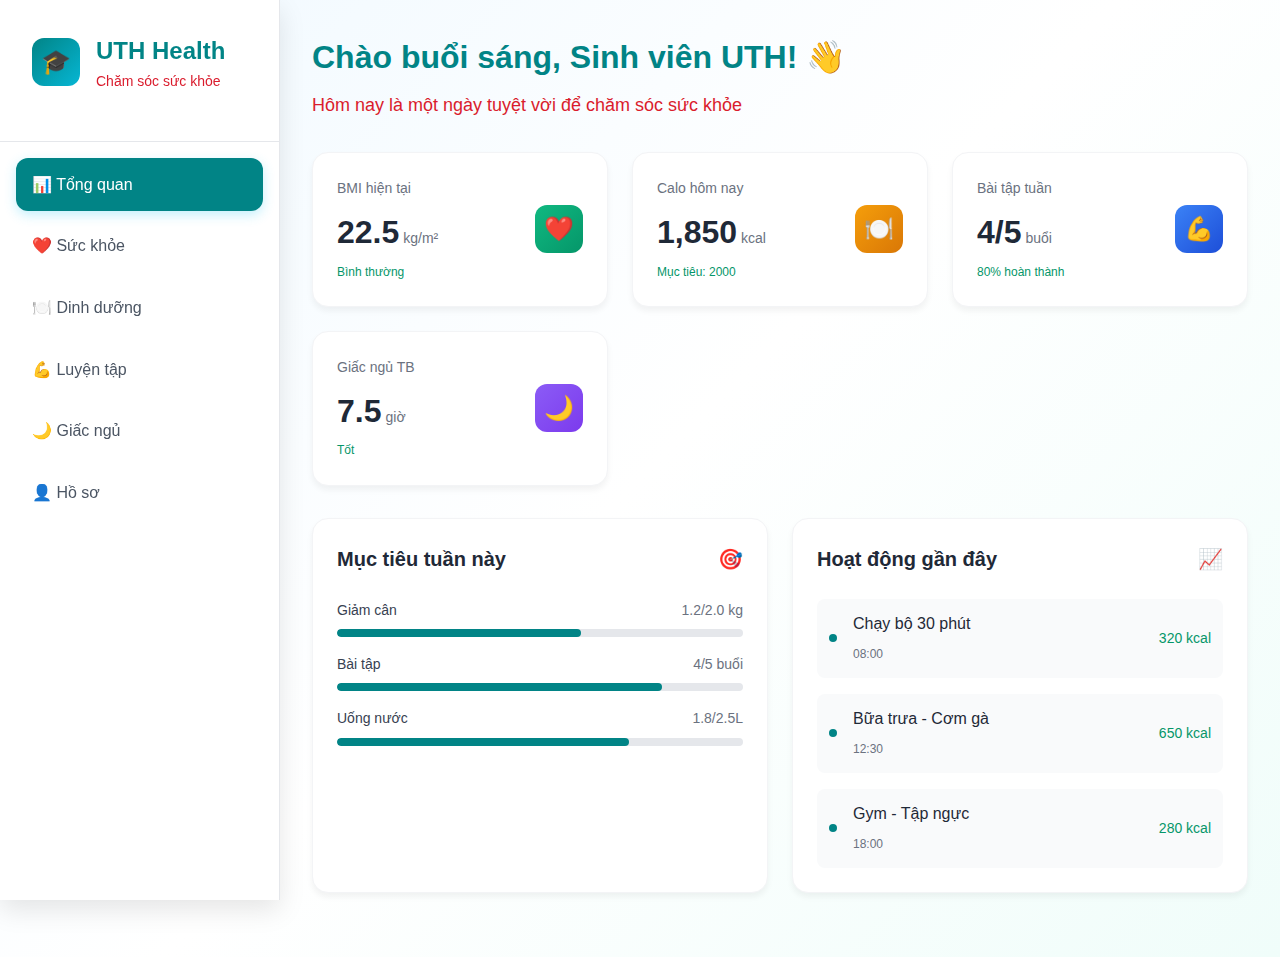
<file: index.html>
<!DOCTYPE html>
<html lang="vi">
<head>
    <meta charset="UTF-8">
    <meta name="viewport" content="width=device-width, initial-scale=1.0">
    <title>UTH Health & Fitness Tracking</title>
    <link rel="stylesheet" href="./assets/css/style.css">
    <link rel="stylesheet" href="./assets/js/script.js">
</head>
<body>
    <div class="app">
        <!-- Sidebar -->
        <nav class="sidebar">
            <div class="sidebar-header">
                <div class="logo">
                    <div class="logo-icon">🎓</div>
                    <div class="logo-text">
                        <h1>UTH Health</h1>
                        <p>Chăm sóc sức khỏe</p>
                    </div>
                </div>
            </div>
            
            <ul class="nav-menu">
                <li><a href="#" class="nav-item active" data-section="dashboard">📊 Tổng quan</a></li>
                <li><a href="#" class="nav-item" data-section="health">❤️ Sức khỏe</a></li>
                <li><a href="#" class="nav-item" data-section="nutrition">🍽️ Dinh dưỡng</a></li>
                <li><a href="#" class="nav-item" data-section="workouts">💪 Luyện tập</a></li>
                <li><a href="#" class="nav-item" data-section="sleep">🌙 Giấc ngủ</a></li>
                <li><a href="#" class="nav-item" data-section="profile">👤 Hồ sơ</a></li>
            </ul>
        </nav>

        <!-- Main Content -->
        <main class="main-content">
            <!-- Dashboard Section -->
            <section id="dashboard" class="content-section active">
                <div class="section-header">
                    <h2>Chào buổi sáng, Sinh viên UTH! 👋</h2>
                    <p>Hôm nay là một ngày tuyệt vời để chăm sóc sức khỏe</p>
                </div>

                <div class="stats-grid">
                    <div class="stat-card">
                        <div class="stat-content">
                            <div class="stat-info">
                                <p class="stat-label">BMI hiện tại</p>
                                <div class="stat-value">
                                    <span class="value">22.5</span>
                                    <span class="unit">kg/m²</span>
                                </div>
                                <p class="stat-change positive">Bình thường</p>
                            </div>
                            <div class="stat-icon health">❤️</div>
                        </div>
                    </div>

                    <div class="stat-card">
                        <div class="stat-content">
                            <div class="stat-info">
                                <p class="stat-label">Calo hôm nay</p>
                                <div class="stat-value">
                                    <span class="value">1,850</span>
                                    <span class="unit">kcal</span>
                                </div>
                                <p class="stat-change">Mục tiêu: 2000</p>
                            </div>
                            <div class="stat-icon nutrition">🍽️</div>
                        </div>
                    </div>

                    <div class="stat-card">
                        <div class="stat-content">
                            <div class="stat-info">
                                <p class="stat-label">Bài tập tuần</p>
                                <div class="stat-value">
                                    <span class="value">4/5</span>
                                    <span class="unit">buổi</span>
                                </div>
                                <p class="stat-change positive">80% hoàn thành</p>
                            </div>
                            <div class="stat-icon workout">💪</div>
                        </div>
                    </div>

                    <div class="stat-card">
                        <div class="stat-content">
                            <div class="stat-info">
                                <p class="stat-label">Giấc ngủ TB</p>
                                <div class="stat-value">
                                    <span class="value">7.5</span>
                                    <span class="unit">giờ</span>
                                </div>
                                <p class="stat-change positive">Tốt</p>
                            </div>
                            <div class="stat-icon sleep">🌙</div>
                        </div>
                    </div>
                </div>

                <div class="dashboard-grid">
                    <div class="card">
                        <div class="card-header">
                            <h3>Mục tiêu tuần này</h3>
                            <span class="icon">🎯</span>
                        </div>
                        <div class="progress-list">
                            <div class="progress-item">
                                <div class="progress-info">
                                    <span>Giảm cân</span>
                                    <span>1.2/2.0 kg</span>
                                </div>
                                <div class="progress-bar">
                                    <div class="progress-fill" style="width: 60%"></div>
                                </div>
                            </div>
                            <div class="progress-item">
                                <div class="progress-info">
                                    <span>Bài tập</span>
                                    <span>4/5 buổi</span>
                                </div>
                                <div class="progress-bar">
                                    <div class="progress-fill" style="width: 80%"></div>
                                </div>
                            </div>
                            <div class="progress-item">
                                <div class="progress-info">
                                    <span>Uống nước</span>
                                    <span>1.8/2.5L</span>
                                </div>
                                <div class="progress-bar">
                                    <div class="progress-fill" style="width: 72%"></div>
                                </div>
                            </div>
                        </div>
                    </div>

                    <div class="card">
                        <div class="card-header">
                            <h3>Hoạt động gần đây</h3>
                            <span class="icon">📈</span>
                        </div>
                        <div class="activity-list">
                            <div class="activity-item">
                                <div class="activity-dot"></div>
                                <div class="activity-info">
                                    <p>Chạy bộ 30 phút</p>
                                    <span>08:00</span>
                                </div>
                                <span class="activity-calories">320 kcal</span>
                            </div>
                            <div class="activity-item">
                                <div class="activity-dot"></div>
                                <div class="activity-info">
                                    <p>Bữa trưa - Cơm gà</p>
                                    <span>12:30</span>
                                </div>
                                <span class="activity-calories">650 kcal</span>
                            </div>
                            <div class="activity-item">
                                <div class="activity-dot"></div>
                                <div class="activity-info">
                                    <p>Gym - Tập ngực</p>
                                    <span>18:00</span>
                                </div>
                                <span class="activity-calories">280 kcal</span>
                            </div>
                        </div>
                    </div>
                </div>
            </section>

            <!-- Health Section -->
            <section id="health" class="content-section">
                <div class="section-header">
                    <h2>Theo dõi Sức khỏe</h2>
                    <p>Ghi nhận và theo dõi các chỉ số sức khỏe của bạn</p>
                </div>

                <div class="stats-grid">
                    <div class="stat-card">
                        <div class="stat-content">
                            <div class="stat-info">
                                <p class="stat-label">Cân nặng</p>
                                <div class="stat-value">
                                    <span class="value">70</span>
                                    <span class="unit">kg</span>
                                </div>
                                <p class="stat-change positive">↓ 2kg từ tháng trước</p>
                            </div>
                            <div class="stat-icon">⚖️</div>
                        </div>
                    </div>

                    <div class="stat-card">
                        <div class="stat-content">
                            <div class="stat-info">
                                <p class="stat-label">BMI</p>
                                <div class="stat-value">
                                    <span class="value">22.5</span>
                                    <span class="unit">kg/m²</span>
                                </div>
                                <p class="stat-change positive">Bình thường</p>
                            </div>
                            <div class="stat-icon">📏</div>
                        </div>
                    </div>

                    <div class="stat-card">
                        <div class="stat-content">
                            <div class="stat-info">
                                <p class="stat-label">Huyết áp</p>
                                <div class="stat-value">
                                    <span class="value">120/80</span>
                                    <span class="unit">mmHg</span>
                                </div>
                                <p class="stat-change positive">Tốt</p>
                            </div>
                            <div class="stat-icon">❤️</div>
                        </div>
                    </div>

                    <div class="stat-card">
                        <div class="stat-content">
                            <div class="stat-info">
                                <p class="stat-label">Nhịp tim</p>
                                <div class="stat-value">
                                    <span class="value">72</span>
                                    <span class="unit">bpm</span>
                                </div>
                                <p class="stat-change positive">Bình thường</p>
                            </div>
                            <div class="stat-icon">💓</div>
                        </div>
                    </div>
                </div>

                <div class="form-card">
                    <div class="card-header">
                        <h3>Thêm chỉ số mới</h3>
                        <span class="icon">➕</span>
                    </div>
                    <form class="health-form">
                        <div class="form-row">
                            <div class="form-group">
                                <label>Cân nặng (kg)</label>
                                <input type="number" placeholder="70" id="weight">
                            </div>
                            <div class="form-group">
                                <label>Chiều cao (cm)</label>
                                <input type="number" placeholder="175" id="height">
                            </div>
                        </div>
                        <div class="form-row">
                            <div class="form-group">
                                <label>Huyết áp (mmHg)</label>
                                <input type="text" placeholder="120/80" id="bloodPressure">
                            </div>
                            <div class="form-group">
                                <label>Nhịp tim (bpm)</label>
                                <input type="number" placeholder="72" id="heartRate">
                            </div>
                        </div>
                        <div class="form-group">
                            <label>Ghi chú tình trạng</label>
                            <textarea placeholder="Cảm thấy khỏe mạnh, năng lượng tốt..." id="healthNotes"></textarea>
                        </div>
                        <button type="submit" class="btn-primary">Lưu chỉ số</button>
                    </form>
                </div>
            </section>

            <!-- Nutrition Section -->
            <section id="nutrition" class="content-section">
                <div class="section-header">
                    <h2>Theo dõi Dinh dưỡng</h2>
                    <p>Quản lý chế độ ăn uống và calo hàng ngày</p>
                </div>

                <div class="stats-grid">
                    <div class="stat-card">
                        <div class="stat-content">
                            <div class="stat-info">
                                <p class="stat-label">Tổng Calo</p>
                                <div class="stat-value">
                                    <span class="value">1,770</span>
                                    <span class="unit">kcal</span>
                                </div>
                                <p class="stat-change">Mục tiêu: 2000 kcal</p>
                            </div>
                            <div class="stat-icon">⚡</div>
                        </div>
                    </div>

                    <div class="stat-card">
                        <div class="stat-content">
                            <div class="stat-info">
                                <p class="stat-label">Carbs</p>
                                <div class="stat-value">
                                    <span class="value">230</span>
                                    <span class="unit">g</span>
                                </div>
                                <p class="stat-change positive">45% tổng calo</p>
                            </div>
                            <div class="stat-icon">🌾</div>
                        </div>
                    </div>

                    <div class="stat-card">
                        <div class="stat-content">
                            <div class="stat-info">
                                <p class="stat-label">Protein</p>
                                <div class="stat-value">
                                    <span class="value">88</span>
                                    <span class="unit">g</span>
                                </div>
                                <p class="stat-change positive">25% tổng calo</p>
                            </div>
                            <div class="stat-icon">🥩</div>
                        </div>
                    </div>

                    <div class="stat-card">
                        <div class="stat-content">
                            <div class="stat-info">
                                <p class="stat-label">Fat</p>
                                <div class="stat-value">
                                    <span class="value">50</span>
                                    <span class="unit">g</span>
                                </div>
                                <p class="stat-change positive">30% tổng calo</p>
                            </div>
                            <div class="stat-icon">🥑</div>
                        </div>
                    </div>
                </div>

                <div class="nutrition-grid">
                    <div class="card">
                        <div class="card-header">
                            <h3>Thêm món ăn</h3>
                            <span class="icon">➕</span>
                        </div>
                        <form class="nutrition-form">
                            <div class="meal-selector">
                                <button type="button" class="meal-btn active" data-meal="breakfast">🌅 Bữa sáng</button>
                                <button type="button" class="meal-btn" data-meal="lunch">☀️ Bữa trưa</button>
                                <button type="button" class="meal-btn" data-meal="dinner">🌆 Bữa tối</button>
                                <button type="button" class="meal-btn" data-meal="snack">🍎 Ăn vặt</button>
                            </div>
                            <div class="form-group">
                                <label>Tên món ăn</label>
                                <input type="text" placeholder="Ví dụ: Cơm gà nướng" id="foodName">
                            </div>
                            <div class="form-group">
                                <label>Khối lượng</label>
                                <input type="text" placeholder="Ví dụ: 1 phần, 200g" id="foodQuantity">
                            </div>
                            <button type="submit" class="btn-primary">Thêm món ăn</button>
                        </form>
                    </div>

                    <div class="card">
                        <div class="card-header">
                            <h3>Bữa ăn hôm nay</h3>
                            <span class="icon">🍽️</span>
                        </div>
                        <div class="meals-list">
                            <div class="meal-section">
                                <h4>🌅 Bữa sáng <span class="meal-calories">470 kcal</span></h4>
                                <div class="food-item">
                                    <span>Bánh mì thịt</span>
                                    <span>320 kcal</span>
                                </div>
                                <div class="food-item">
                                    <span>Sữa tươi</span>
                                    <span>150 kcal</span>
                                </div>
                            </div>
                            <div class="meal-section">
                                <h4>☀️ Bữa trưa <span class="meal-calories">730 kcal</span></h4>
                                <div class="food-item">
                                    <span>Cơm gà nướng</span>
                                    <span>650 kcal</span>
                                </div>
                                <div class="food-item">
                                    <span>Canh chua</span>
                                    <span>80 kcal</span>
                                </div>
                            </div>
                            <div class="meal-section">
                                <h4>🌆 Bữa tối <span class="meal-calories">450 kcal</span></h4>
                                <div class="food-item">
                                    <span>Phở bò</span>
                                    <span>450 kcal</span>
                                </div>
                            </div>
                        </div>
                    </div>
                </div>
            </section>

            <!-- Workouts Section -->
            <section id="workouts" class="content-section">
                <div class="section-header">
                    <h2>Lịch trình Luyện tập</h2>
                    <p>Quản lý và theo dõi các buổi tập luyện</p>
                </div>

                <div class="stats-grid">
                    <div class="stat-card">
                        <div class="stat-content">
                            <div class="stat-info">
                                <p class="stat-label">Tuần này</p>
                                <div class="stat-value">
                                    <span class="value">4/5</span>
                                    <span class="unit">buổi</span>
                                </div>
                                <p class="stat-change positive">80% hoàn thành</p>
                            </div>
                            <div class="stat-icon">💪</div>
                        </div>
                    </div>

                    <div class="stat-card">
                        <div class="stat-content">
                            <div class="stat-info">
                                <p class="stat-label">Calo đốt</p>
                                <div class="stat-value">
                                    <span class="value">1,250</span>
                                    <span class="unit">kcal</span>
                                </div>
                                <p class="stat-change">Tuần này</p>
                            </div>
                            <div class="stat-icon">🔥</div>
                        </div>
                    </div>

                    <div class="stat-card">
                        <div class="stat-content">
                            <div class="stat-info">
                                <p class="stat-label">Thời gian tập</p>
                                <div class="stat-value">
                                    <span class="value">3.5</span>
                                    <span class="unit">giờ</span>
                                </div>
                                <p class="stat-change">Tuần này</p>
                            </div>
                            <div class="stat-icon">⏱️</div>
                        </div>
                    </div>

                    <div class="stat-card">
                        <div class="stat-content">
                            <div class="stat-info">
                                <p class="stat-label">Chuỗi ngày</p>
                                <div class="stat-value">
                                    <span class="value">7</span>
                                    <span class="unit">ngày</span>
                                </div>
                                <p class="stat-change positive">Streak hiện tại</p>
                            </div>
                            <div class="stat-icon">✅</div>
                        </div>
                    </div>
                </div>

                <div class="workouts-grid">
                    <div class="card">
                        <div class="card-header">
                            <h3>Bài tập có sẵn</h3>
                            <span class="icon">💪</span>
                        </div>
                        <div class="workout-list">
                            <div class="workout-item">
                                <div class="workout-info">
                                    <h4>Tập ngực & Vai</h4>
                                    <p>45 phút • 280 kcal</p>
                                    <div class="workout-tags">
                                        <span class="tag medium">Trung bình</span>
                                    </div>
                                </div>
                                <button class="btn-start">▶️ Bắt đầu</button>
                            </div>
                            <div class="workout-item">
                                <div class="workout-info">
                                    <h4>Tập lưng & Tay sau</h4>
                                    <p>40 phút • 250 kcal</p>
                                    <div class="workout-tags">
                                        <span class="tag hard">Khó</span>
                                    </div>
                                </div>
                                <button class="btn-start">▶️ Bắt đầu</button>
                            </div>
                            <div class="workout-item">
                                <div class="workout-info">
                                    <h4>Cardio</h4>
                                    <p>30 phút • 320 kcal</p>
                                    <div class="workout-tags">
                                        <span class="tag easy">Dễ</span>
                                    </div>
                                </div>
                                <button class="btn-start">▶️ Bắt đầu</button>
                            </div>
                        </div>
                    </div>

                    <div class="card">
                        <div class="card-header">
                            <h3>Lịch tuần này</h3>
                            <span class="icon">📅</span>
                        </div>
                        <div class="schedule-list">
                            <div class="schedule-item completed">
                                <div class="schedule-day">
                                    <span class="day">Thứ 2</span>
                                    <span class="time">07:00</span>
                                </div>
                                <div class="schedule-workout">
                                    <span>Tập ngực & Vai</span>
                                    <span class="status completed">✅ Hoàn thành</span>
                                </div>
                            </div>
                            <div class="schedule-item completed">
                                <div class="schedule-day">
                                    <span class="day">Thứ 3</span>
                                    <span class="time">18:00</span>
                                </div>
                                <div class="schedule-workout">
                                    <span>Cardio</span>
                                    <span class="status completed">✅ Hoàn thành</span>
                                </div>
                            </div>
                            <div class="schedule-item">
                                <div class="schedule-day">
                                    <span class="day">Thứ 4</span>
                                    <span class="time">07:00</span>
                                </div>
                                <div class="schedule-workout">
                                    <span>Tập lưng & Tay sau</span>
                                    <span class="status pending">⏳ Chưa tập</span>
                                </div>
                            </div>
                        </div>
                    </div>
                </div>
            </section>

            <!-- Sleep Section -->
            <section id="sleep" class="content-section">
                <div class="section-header">
                    <h2>Quản lý Giấc ngủ</h2>
                    <p>Theo dõi chất lượng giấc ngủ và sức khỏe tinh thần</p>
                </div>

                <div class="stats-grid">
                    <div class="stat-card">
                        <div class="stat-content">
                            <div class="stat-info">
                                <p class="stat-label">Trung bình/đêm</p>
                                <div class="stat-value">
                                    <span class="value">8.1</span>
                                    <span class="unit">giờ</span>
                                </div>
                                <p class="stat-change positive">7 ngày qua</p>
                            </div>
                            <div class="stat-icon">🌙</div>
                        </div>
                    </div>

                    <div class="stat-card">
                        <div class="stat-content">
                            <div class="stat-info">
                                <p class="stat-label">Chất lượng</p>
                                <div class="stat-value">
                                    <span class="value">7.5</span>
                                    <span class="unit">/10</span>
                                </div>
                                <p class="stat-change positive">Tốt</p>
                            </div>
                            <div class="stat-icon">📈</div>
                        </div>
                    </div>

                    <div class="stat-card">
                        <div class="stat-content">
                            <div class="stat-info">
                                <p class="stat-label">Giờ đi ngủ TB</p>
                                <div class="stat-value">
                                    <span class="value">23:15</span>
                                </div>
                                <p class="stat-change">Nên sớm hơn 30p</p>
                            </div>
                            <div class="stat-icon">🕐</div>
                        </div>
                    </div>

                    <div class="stat-card">
                        <div class="stat-content">
                            <div class="stat-info">
                                <p class="stat-label">Giờ thức dậy TB</p>
                                <div class="stat-value">
                                    <span class="value">07:30</span>
                                </div>
                                <p class="stat-change positive">Ổn định tốt</p>
                            </div>
                            <div class="stat-icon">☀️</div>
                        </div>
                    </div>
                </div>

                <div class="sleep-grid">
                    <div class="card">
                        <div class="card-header">
                            <h3>Ghi nhận giấc ngủ</h3>
                            <span class="icon">➕</span>
                        </div>
                        <form class="sleep-form">
                            <div class="form-row">
                                <div class="form-group">
                                    <label>Giờ đi ngủ</label>
                                    <input type="time" id="bedtime">
                                </div>
                                <div class="form-group">
                                    <label>Giờ thức dậy</label>
                                    <input type="time" id="wakeTime">
                                </div>
                            </div>
                            <div class="form-group">
                                <label>Chất lượng giấc ngủ: <span id="qualityValue">5</span>/10</label>
                                <input type="range" min="1" max="10" value="5" id="sleepQuality" class="slider">
                            </div>
                            <div class="form-group">
                                <label>Ghi chú</label>
                                <textarea placeholder="Cảm giác khi thức dậy, các yếu tố ảnh hưởng..." id="sleepNotes"></textarea>
                            </div>
                            <button type="submit" class="btn-primary">Lưu dữ liệu giấc ngủ</button>
                        </form>
                    </div>

                    <div class="card">
                        <div class="card-header">
                            <h3>Hoạt động giảm stress</h3>
                            <span class="icon">🧠</span>
                        </div>
                        <div class="stress-activities">
                            <button class="activity-btn">
                                <div class="activity-icon">🧘</div>
                                <div class="activity-info">
                                    <h4>Thiền định</h4>
                                    <p>10 phút</p>
                                </div>
                            </button>
                            <button class="activity-btn">
                                <div class="activity-icon">🎵</div>
                                <div class="activity-info">
                                    <h4>Nhạc thư giãn</h4>
                                    <p>20 phút</p>
                                </div>
                            </button>
                            <button class="activity-btn">
                                <div class="activity-icon">💨</div>
                                <div class="activity-info">
                                    <h4>Thở sâu</h4>
                                    <p>5 phút</p>
                                </div>
                            </button>
                        </div>
                    </div>
                </div>
            </section>

            <!-- Profile Section -->
            <section id="profile" class="content-section">
                <div class="section-header">
                    <h2>Hồ sơ cá nhân</h2>
                    <p>Quản lý thông tin và mục tiêu của bạn</p>
                </div>

                <div class="profile-grid">
                    <div class="card profile-card">
                        <div class="profile-avatar">
                            <div class="avatar">👤</div>
                            <h3>Nguyễn Văn An</h3>
                            <p>Sinh viên UTH</p>
                        </div>
                        <div class="profile-info">
                            <div class="info-item">
                                <span>Tuổi:</span>
                                <span>22 tuổi</span>
                            </div>
                            <div class="info-item">
                                <span>Giới tính:</span>
                                <span>Nam</span>
                            </div>
                            <div class="info-item">
                                <span>Chiều cao:</span>
                                <span>175 cm</span>
                            </div>
                            <div class="info-item">
                                <span>Cân nặng:</span>
                                <span>70 kg</span>
                            </div>
                            <div class="info-item">
                                <span>BMI:</span>
                                <span class="positive">22.5</span>
                            </div>
                        </div>
                    </div>

                    <div class="card goals-card">
                        <div class="card-header">
                            <h3>Mục tiêu hiện tại</h3>
                            <span class="icon">🎯</span>
                        </div>
                        <div class="goals-list">
                            <div class="goal-item">
                                <div class="goal-info">
                                    <h4>Giảm 5kg trong 2 tháng</h4>
                                    <p>Hiện tại: 70kg • Mục tiêu: 65kg</p>
                                </div>
                                <div class="goal-progress">
                                    <div class="progress-bar">
                                        <div class="progress-fill" style="width: 60%"></div>
                                    </div>
                                    <span>60%</span>
                                </div>
                            </div>
                            <div class="goal-item">
                                <div class="goal-info">
                                    <h4>Tập 5 buổi/tuần</h4>
                                    <p>Hiện tại: 4 buổi • Mục tiêu: 5 buổi</p>
                                </div>
                                <div class="goal-progress">
                                    <div class="progress-bar">
                                        <div class="progress-fill" style="width: 80%"></div>
                                    </div>
                                    <span>80%</span>
                                </div>
                            </div>
                        </div>
                    </div>
                </div>

                <div class="achievements-card card">
                    <div class="card-header">
                        <h3>Thành tích</h3>
                        <span class="icon">🏆</span>
                    </div>
                    <div class="achievements-grid">
                        <div class="achievement earned">
                            <div class="achievement-icon">🏅</div>
                            <div class="achievement-info">
                                <h4>Người mới bắt đầu</h4>
                                <p>Hoàn thành tuần đầu tiên</p>
                                <span class="date">08/01/2024</span>
                            </div>
                        </div>
                        <div class="achievement earned">
                            <div class="achievement-icon">💪</div>
                            <div class="achievement-info">
                                <h4>Kiên trì 1 tháng</h4>
                                <p>Tập luyện đều đặn 1 tháng</p>
                                <span class="date">30/01/2024</span>
                            </div>
                        </div>
                        <div class="achievement">
                            <div class="achievement-icon">🌟</div>
                            <div class="achievement-info">
                                <h4>Sức khỏe vàng</h4>
                                <p>Đạt tất cả mục tiêu trong tháng</p>
                                <span class="date">Chưa đạt</span>
                            </div>
                        </div>
                    </div>
                </div>
            </section>
        </main>
    </div>

    <script src="./assets/js/script.js"></script>
</body>
</html>
</file>
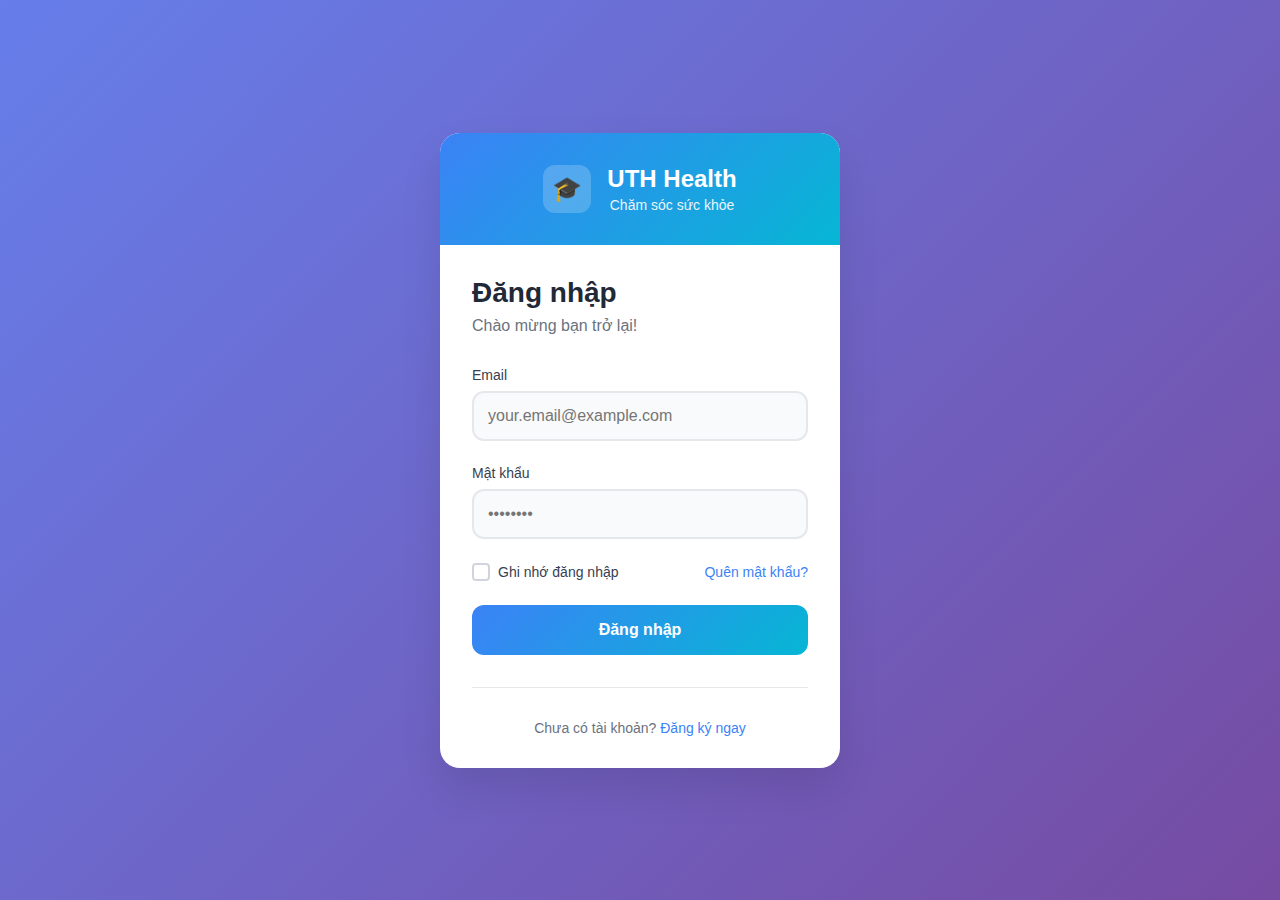
<file: login.html>
<!DOCTYPE html>
<html lang="vi">
<head>
    <meta charset="UTF-8">
    <meta name="viewport" content="width=device-width, initial-scale=1.0">
    <title>Đăng nhập - UTH Health</title>
    <link rel="stylesheet" href="assets/css/auth.css">
</head>
<body>
    <div class="auth-container">
        <div class="auth-card">
            <div class="auth-header">
                <div class="logo">
                    <div class="logo-icon">🎓</div>
                    <div class="logo-text">
                        <h1>UTH Health</h1>
                        <p>Chăm sóc sức khỏe</p>
                    </div>
                </div>
            </div>
            
            <div class="auth-content">
                <h2>Đăng nhập</h2>
                <p>Chào mừng bạn trở lại!</p>
                
                <form id="loginForm" class="auth-form">
                    <div class="form-group">
                        <label for="email">Email</label>
                        <input type="email" id="email" name="email" required placeholder="your.email@example.com">
                    </div>
                    
                    <div class="form-group">
                        <label for="password">Mật khẩu</label>
                        <input type="password" id="password" name="password" required placeholder="••••••••">
                    </div>
                    
                    <div class="form-options">
                        <label class="checkbox-label">
                            <input type="checkbox" id="remember">
                            <span class="checkmark"></span>
                            Ghi nhớ đăng nhập
                        </label>
                        <a href="#" class="forgot-link">Quên mật khẩu?</a>
                    </div>
                    
                    <button type="submit" class="btn-primary">Đăng nhập</button>
                </form>
                
                <div class="auth-footer">
                    <p>Chưa có tài khoản? <a href="register.html">Đăng ký ngay</a></p>
                </div>
            </div>
        </div>
    </div>
    
    <!-- Loading Overlay -->
    <div class="loading-overlay" id="loadingOverlay">
        <div class="loading-spinner"></div>
    </div>
    
    <!-- Alert Modal -->
    <div class="alert-modal" id="alertModal">
        <div class="alert-content">
            <div class="alert-icon" id="alertIcon">ℹ️</div>
            <div class="alert-message" id="alertMessage"></div>
            <button class="alert-close" onclick="closeAlert()">OK</button>
        </div>
    </div>
    
    <script src="assets/js/auth.js"></script>
</body>
</html>
</file>
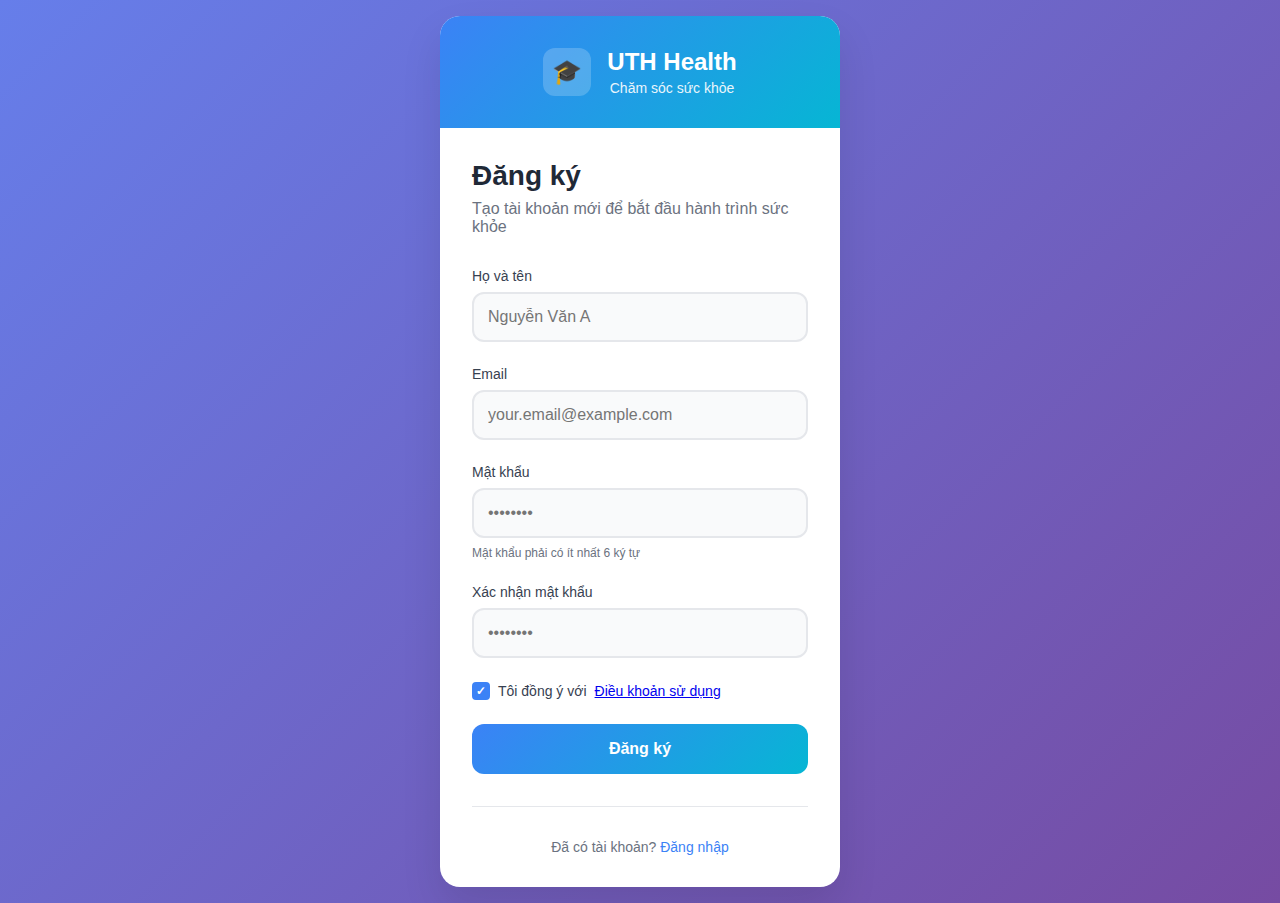
<file: register.html>
<!DOCTYPE html>
<html lang="vi">
<head>
    <meta charset="UTF-8">
    <meta name="viewport" content="width=device-width, initial-scale=1.0">
    <title>Đăng ký - UTH Health</title>
    <link rel="stylesheet" href="assets/css/auth.css">
    <link rel="stylesheet" href="assets/css/toast.css">
</head>
<body>
    <div class="auth-container">
        <div class="auth-card">
            <div class="auth-header">
                <div class="logo">
                    <div class="logo-icon">🎓</div>
                    <div class="logo-text">
                        <h1>UTH Health</h1>
                        <p>Chăm sóc sức khỏe</p>
                    </div>
                </div>
            </div>
            
            <div class="auth-content">
                <h2>Đăng ký</h2>
                <p>Tạo tài khoản mới để bắt đầu hành trình sức khỏe</p>
                
                <form id="registerForm" class="auth-form">
                    <div class="form-group">
                        <label for="fullName">Họ và tên</label>
                        <input type="text" id="fullName" name="fullName" required placeholder="Nguyễn Văn A">
                    </div>
                    
                    <div class="form-group">
                        <label for="email">Email</label>
                        <input type="email" id="email" name="email" required placeholder="your.email@example.com">
                    </div>
                    
                    <div class="form-group">
                        <label for="password">Mật khẩu</label>
                        <input type="password" id="password" name="password" required placeholder="••••••••">
                        <small>Mật khẩu phải có ít nhất 6 ký tự</small>
                    </div>
                    
                    <div class="form-group">
                        <label for="confirmPassword">Xác nhận mật khẩu</label>
                        <input type="password" id="confirmPassword" name="confirmPassword" required placeholder="••••••••">
                    </div>
                    
                    <div class="form-options">
                        <label class="checkbox-label">
                            <input type="checkbox" id="terms" required checked>
                            <span class="checkmark"></span>
                            Tôi đồng ý với <a href="#">Điều khoản sử dụng</a>
                        </label>
                    </div>
                    
                    <button type="submit" class="btn-primary">Đăng ký</button>
                </form>
                
                <div class="auth-footer">
                    <p>Đã có tài khoản? <a href="login.html">Đăng nhập</a></p>
                </div>
            </div>
        </div>
    </div>
    
    <!-- Loading Overlay -->
    <div class="loading-overlay" id="loadingOverlay">
        <div class="loading-spinner"></div>
    </div>
    
    <!-- Alert Modal -->
    <div class="alert-modal" id="alertModal">
        <div class="alert-content">
            <div class="alert-icon" id="alertIcon">ℹ️</div>
            <div class="alert-message" id="alertMessage"></div>
            <button class="alert-close" onclick="closeAlert()">OK</button>
        </div>
    </div>
    
    <script src="assets/js/auth.js"></script>
</body>
</html>
</file>
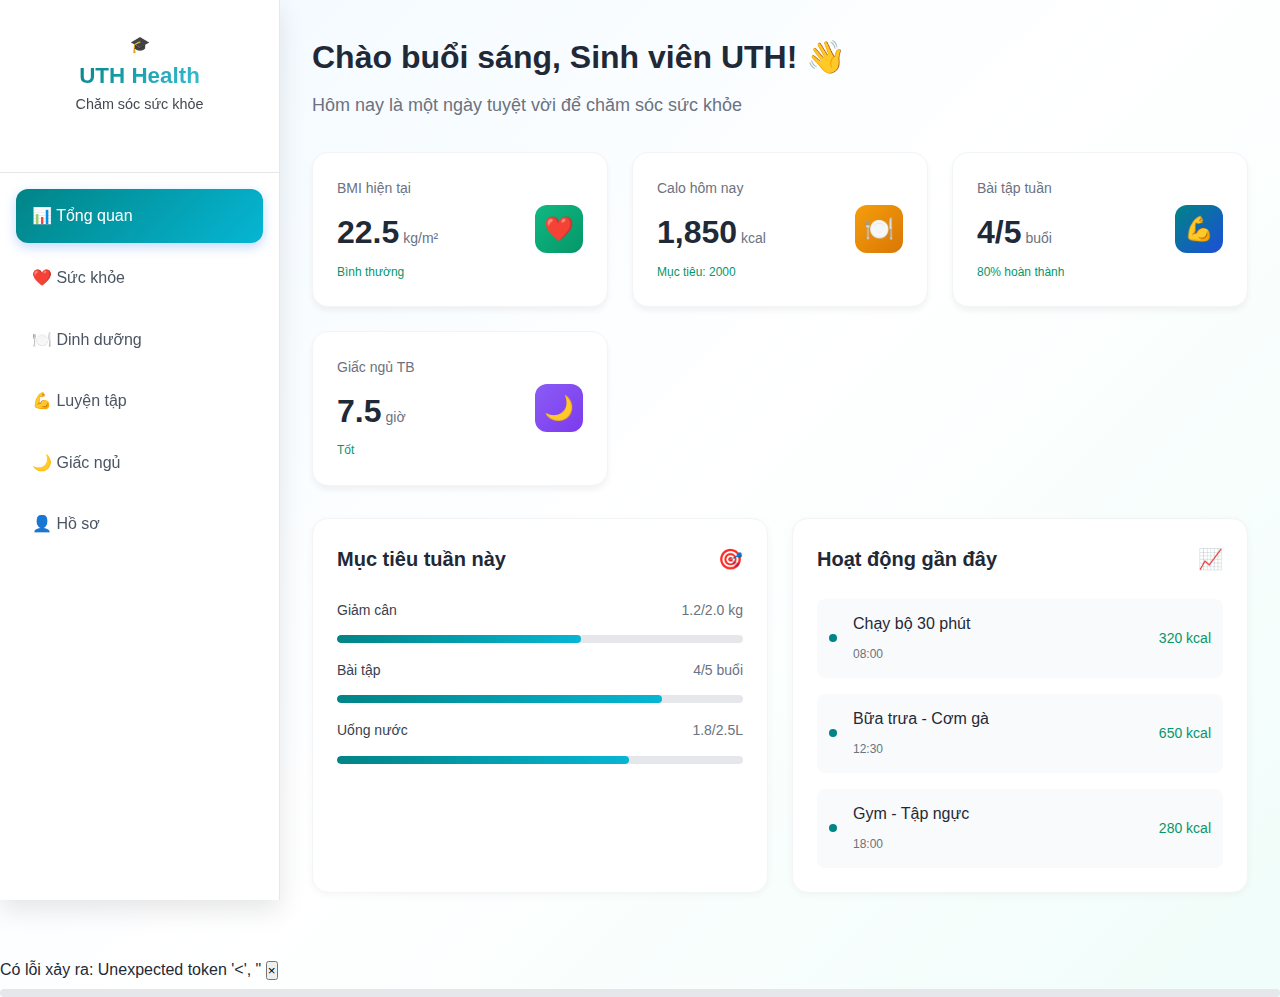
<file: ltw_csskth_xampp_docker/html/index_html.html>
<!DOCTYPE html>
<html lang="vi">
<head>
    <meta charset="UTF-8">
    <meta name="viewport" content="width=device-width, initial-scale=1.0">
    <title>UTH Health & Fitness Tracking</title>
    <link rel="stylesheet" href="./assets/css/style.css">
    <link rel="stylesheet" href="./assets/js/script.js">
</head>
<body>
    <div class="app">
        <!-- Sidebar -->
        <nav class="sidebar">
            <div class="sidebar-header">
                <div class="logo">
                    <div class="logo-icon">🎓</div>
                    <div class="logo-text">
                        <h1>UTH Health</h1>
                        <p>Chăm sóc sức khỏe</p>
                    </div>
                </div>
            </div>
            
            <ul class="nav-menu">
                <li><a href="#" class="nav-item active" data-section="dashboard">📊 Tổng quan</a></li>
                <li><a href="#" class="nav-item" data-section="health">❤️ Sức khỏe</a></li>
                <li><a href="#" class="nav-item" data-section="nutrition">🍽️ Dinh dưỡng</a></li>
                <li><a href="#" class="nav-item" data-section="workouts">💪 Luyện tập</a></li>
                <li><a href="#" class="nav-item" data-section="sleep">🌙 Giấc ngủ</a></li>
                <li><a href="#" class="nav-item" data-section="profile">👤 Hồ sơ</a></li>
            </ul>
        </nav>

        <!-- Main Content -->
        <main class="main-content">
            <!-- Dashboard Section -->
            <section id="dashboard" class="content-section active">
                <div class="section-header">
                    <h2>Chào buổi sáng, Sinh viên UTH! 👋</h2>
                    <p>Hôm nay là một ngày tuyệt vời để chăm sóc sức khỏe</p>
                </div>

                <div class="stats-grid">
                    <div class="stat-card">
                        <div class="stat-content">
                            <div class="stat-info">
                                <p class="stat-label">BMI hiện tại</p>
                                <div class="stat-value">
                                    <span class="value">22.5</span>
                                    <span class="unit">kg/m²</span>
                                </div>
                                <p class="stat-change positive">Bình thường</p>
                            </div>
                            <div class="stat-icon health">❤️</div>
                        </div>
                    </div>

                    <div class="stat-card">
                        <div class="stat-content">
                            <div class="stat-info">
                                <p class="stat-label">Calo hôm nay</p>
                                <div class="stat-value">
                                    <span class="value">1,850</span>
                                    <span class="unit">kcal</span>
                                </div>
                                <p class="stat-change">Mục tiêu: 2000</p>
                            </div>
                            <div class="stat-icon nutrition">🍽️</div>
                        </div>
                    </div>

                    <div class="stat-card">
                        <div class="stat-content">
                            <div class="stat-info">
                                <p class="stat-label">Bài tập tuần</p>
                                <div class="stat-value">
                                    <span class="value">4/5</span>
                                    <span class="unit">buổi</span>
                                </div>
                                <p class="stat-change positive">80% hoàn thành</p>
                            </div>
                            <div class="stat-icon workout">💪</div>
                        </div>
                    </div>

                    <div class="stat-card">
                        <div class="stat-content">
                            <div class="stat-info">
                                <p class="stat-label">Giấc ngủ TB</p>
                                <div class="stat-value">
                                    <span class="value">7.5</span>
                                    <span class="unit">giờ</span>
                                </div>
                                <p class="stat-change positive">Tốt</p>
                            </div>
                            <div class="stat-icon sleep">🌙</div>
                        </div>
                    </div>
                </div>

                <div class="dashboard-grid">
                    <div class="card">
                        <div class="card-header">
                            <h3>Mục tiêu tuần này</h3>
                            <span class="icon">🎯</span>
                        </div>
                        <div class="progress-list">
                            <div class="progress-item">
                                <div class="progress-info">
                                    <span>Giảm cân</span>
                                    <span>1.2/2.0 kg</span>
                                </div>
                                <div class="progress-bar">
                                    <div class="progress-fill" style="width: 60%"></div>
                                </div>
                            </div>
                            <div class="progress-item">
                                <div class="progress-info">
                                    <span>Bài tập</span>
                                    <span>4/5 buổi</span>
                                </div>
                                <div class="progress-bar">
                                    <div class="progress-fill" style="width: 80%"></div>
                                </div>
                            </div>
                            <div class="progress-item">
                                <div class="progress-info">
                                    <span>Uống nước</span>
                                    <span>1.8/2.5L</span>
                                </div>
                                <div class="progress-bar">
                                    <div class="progress-fill" style="width: 72%"></div>
                                </div>
                            </div>
                        </div>
                    </div>

                    <div class="card">
                        <div class="card-header">
                            <h3>Hoạt động gần đây</h3>
                            <span class="icon">📈</span>
                        </div>
                        <div class="activity-list">
                            <div class="activity-item">
                                <div class="activity-dot"></div>
                                <div class="activity-info">
                                    <p>Chạy bộ 30 phút</p>
                                    <span>08:00</span>
                                </div>
                                <span class="activity-calories">320 kcal</span>
                            </div>
                            <div class="activity-item">
                                <div class="activity-dot"></div>
                                <div class="activity-info">
                                    <p>Bữa trưa - Cơm gà</p>
                                    <span>12:30</span>
                                </div>
                                <span class="activity-calories">650 kcal</span>
                            </div>
                            <div class="activity-item">
                                <div class="activity-dot"></div>
                                <div class="activity-info">
                                    <p>Gym - Tập ngực</p>
                                    <span>18:00</span>
                                </div>
                                <span class="activity-calories">280 kcal</span>
                            </div>
                        </div>
                    </div>
                </div>
            </section>

            <!-- Health Section -->
            <section id="health" class="content-section">
                <div class="section-header">
                    <h2>Theo dõi Sức khỏe</h2>
                    <p>Ghi nhận và theo dõi các chỉ số sức khỏe của bạn</p>
                </div>

                <div class="stats-grid">
                    <div class="stat-card">
                        <div class="stat-content">
                            <div class="stat-info">
                                <p class="stat-label">Cân nặng</p>
                                <div class="stat-value">
                                    <span class="value">70</span>
                                    <span class="unit">kg</span>
                                </div>
                                <p class="stat-change positive">↓ 2kg từ tháng trước</p>
                            </div>
                            <div class="stat-icon">⚖️</div>
                        </div>
                    </div>

                    <div class="stat-card">
                        <div class="stat-content">
                            <div class="stat-info">
                                <p class="stat-label">BMI</p>
                                <div class="stat-value">
                                    <span class="value">22.5</span>
                                    <span class="unit">kg/m²</span>
                                </div>
                                <p class="stat-change positive">Bình thường</p>
                            </div>
                            <div class="stat-icon">📏</div>
                        </div>
                    </div>

                    <div class="stat-card">
                        <div class="stat-content">
                            <div class="stat-info">
                                <p class="stat-label">Huyết áp</p>
                                <div class="stat-value">
                                    <span class="value">120/80</span>
                                    <span class="unit">mmHg</span>
                                </div>
                                <p class="stat-change positive">Tốt</p>
                            </div>
                            <div class="stat-icon">❤️</div>
                        </div>
                    </div>

                    <div class="stat-card">
                        <div class="stat-content">
                            <div class="stat-info">
                                <p class="stat-label">Nhịp tim</p>
                                <div class="stat-value">
                                    <span class="value">72</span>
                                    <span class="unit">bpm</span>
                                </div>
                                <p class="stat-change positive">Bình thường</p>
                            </div>
                            <div class="stat-icon">💓</div>
                        </div>
                    </div>
                </div>

                <div class="form-card">
                    <div class="card-header">
                        <h3>Thêm chỉ số mới</h3>
                        <span class="icon">➕</span>
                    </div>
                    <form class="health-form">
                        <div class="form-row">
                            <div class="form-group">
                                <label>Cân nặng (kg)</label>
                                <input type="number" placeholder="70" id="weight">
                            </div>
                            <div class="form-group">
                                <label>Chiều cao (cm)</label>
                                <input type="number" placeholder="175" id="height">
                            </div>
                        </div>
                        <div class="form-row">
                            <div class="form-group">
                                <label>Huyết áp (mmHg)</label>
                                <input type="text" placeholder="120/80" id="bloodPressure">
                            </div>
                            <div class="form-group">
                                <label>Nhịp tim (bpm)</label>
                                <input type="number" placeholder="72" id="heartRate">
                            </div>
                        </div>
                        <div class="form-group">
                            <label>Ghi chú tình trạng</label>
                            <textarea placeholder="Cảm thấy khỏe mạnh, năng lượng tốt..." id="healthNotes"></textarea>
                        </div>
                        <button type="submit" class="btn-primary">Lưu chỉ số</button>
                    </form>
                </div>
            </section>

            <!-- Nutrition Section -->
            <section id="nutrition" class="content-section">
                <div class="section-header">
                    <h2>Theo dõi Dinh dưỡng</h2>
                    <p>Quản lý chế độ ăn uống và calo hàng ngày</p>
                </div>

                <div class="stats-grid">
                    <div class="stat-card">
                        <div class="stat-content">
                            <div class="stat-info">
                                <p class="stat-label">Tổng Calo</p>
                                <div class="stat-value">
                                    <span class="value">1,770</span>
                                    <span class="unit">kcal</span>
                                </div>
                                <p class="stat-change">Mục tiêu: 2000 kcal</p>
                            </div>
                            <div class="stat-icon">⚡</div>
                        </div>
                    </div>

                    <div class="stat-card">
                        <div class="stat-content">
                            <div class="stat-info">
                                <p class="stat-label">Carbs</p>
                                <div class="stat-value">
                                    <span class="value">230</span>
                                    <span class="unit">g</span>
                                </div>
                                <p class="stat-change positive">45% tổng calo</p>
                            </div>
                            <div class="stat-icon">🌾</div>
                        </div>
                    </div>

                    <div class="stat-card">
                        <div class="stat-content">
                            <div class="stat-info">
                                <p class="stat-label">Protein</p>
                                <div class="stat-value">
                                    <span class="value">88</span>
                                    <span class="unit">g</span>
                                </div>
                                <p class="stat-change positive">25% tổng calo</p>
                            </div>
                            <div class="stat-icon">🥩</div>
                        </div>
                    </div>

                    <div class="stat-card">
                        <div class="stat-content">
                            <div class="stat-info">
                                <p class="stat-label">Fat</p>
                                <div class="stat-value">
                                    <span class="value">50</span>
                                    <span class="unit">g</span>
                                </div>
                                <p class="stat-change positive">30% tổng calo</p>
                            </div>
                            <div class="stat-icon">🥑</div>
                        </div>
                    </div>
                </div>

                <div class="nutrition-grid">
                    <div class="card">
                        <div class="card-header">
                            <h3>Thêm món ăn</h3>
                            <span class="icon">➕</span>
                        </div>
                        <form class="nutrition-form">
                            <div class="meal-selector">
                                <button type="button" class="meal-btn active" data-meal="breakfast">🌅 Bữa sáng</button>
                                <button type="button" class="meal-btn" data-meal="lunch">☀️ Bữa trưa</button>
                                <button type="button" class="meal-btn" data-meal="dinner">🌆 Bữa tối</button>
                                <button type="button" class="meal-btn" data-meal="snack">🍎 Ăn vặt</button>
                            </div>
                            <div class="form-group">
                                <label>Tên món ăn</label>
                                <input type="text" placeholder="Ví dụ: Cơm gà nướng" id="foodName">
                            </div>
                            <div class="form-group">
                                <label>Khối lượng</label>
                                <input type="text" placeholder="Ví dụ: 1 phần, 200g" id="foodQuantity">
                            </div>
                            <button type="submit" class="btn-primary">Thêm món ăn</button>
                        </form>
                    </div>

                    <div class="card">
                        <div class="card-header">
                            <h3>Bữa ăn hôm nay</h3>
                            <span class="icon">🍽️</span>
                        </div>
                        <div class="meals-list">
                            <div class="meal-section">
                                <h4>🌅 Bữa sáng <span class="meal-calories">470 kcal</span></h4>
                                <div class="food-item">
                                    <span>Bánh mì thịt</span>
                                    <span>320 kcal</span>
                                </div>
                                <div class="food-item">
                                    <span>Sữa tươi</span>
                                    <span>150 kcal</span>
                                </div>
                            </div>
                            <div class="meal-section">
                                <h4>☀️ Bữa trưa <span class="meal-calories">730 kcal</span></h4>
                                <div class="food-item">
                                    <span>Cơm gà nướng</span>
                                    <span>650 kcal</span>
                                </div>
                                <div class="food-item">
                                    <span>Canh chua</span>
                                    <span>80 kcal</span>
                                </div>
                            </div>
                            <div class="meal-section">
                                <h4>🌆 Bữa tối <span class="meal-calories">450 kcal</span></h4>
                                <div class="food-item">
                                    <span>Phở bò</span>
                                    <span>450 kcal</span>
                                </div>
                            </div>
                        </div>
                    </div>
                </div>
            </section>

            <!-- Workouts Section -->
            <section id="workouts" class="content-section">
                <div class="section-header">
                    <h2>Lịch trình Luyện tập</h2>
                    <p>Quản lý và theo dõi các buổi tập luyện</p>
                </div>

                <div class="stats-grid">
                    <div class="stat-card">
                        <div class="stat-content">
                            <div class="stat-info">
                                <p class="stat-label">Tuần này</p>
                                <div class="stat-value">
                                    <span class="value">4/5</span>
                                    <span class="unit">buổi</span>
                                </div>
                                <p class="stat-change positive">80% hoàn thành</p>
                            </div>
                            <div class="stat-icon">💪</div>
                        </div>
                    </div>

                    <div class="stat-card">
                        <div class="stat-content">
                            <div class="stat-info">
                                <p class="stat-label">Calo đốt</p>
                                <div class="stat-value">
                                    <span class="value">1,250</span>
                                    <span class="unit">kcal</span>
                                </div>
                                <p class="stat-change">Tuần này</p>
                            </div>
                            <div class="stat-icon">🔥</div>
                        </div>
                    </div>

                    <div class="stat-card">
                        <div class="stat-content">
                            <div class="stat-info">
                                <p class="stat-label">Thời gian tập</p>
                                <div class="stat-value">
                                    <span class="value">3.5</span>
                                    <span class="unit">giờ</span>
                                </div>
                                <p class="stat-change">Tuần này</p>
                            </div>
                            <div class="stat-icon">⏱️</div>
                        </div>
                    </div>

                    <div class="stat-card">
                        <div class="stat-content">
                            <div class="stat-info">
                                <p class="stat-label">Chuỗi ngày</p>
                                <div class="stat-value">
                                    <span class="value">7</span>
                                    <span class="unit">ngày</span>
                                </div>
                                <p class="stat-change positive">Streak hiện tại</p>
                            </div>
                            <div class="stat-icon">✅</div>
                        </div>
                    </div>
                </div>

                <div class="workouts-grid">
                    <div class="card">
                        <div class="card-header">
                            <h3>Bài tập có sẵn</h3>
                            <span class="icon">💪</span>
                        </div>
                        <div class="workout-list">
                            <div class="workout-item">
                                <div class="workout-info">
                                    <h4>Tập ngực & Vai</h4>
                                    <p>45 phút • 280 kcal</p>
                                    <div class="workout-tags">
                                        <span class="tag medium">Trung bình</span>
                                    </div>
                                </div>
                                <button class="btn-start">▶️ Bắt đầu</button>
                            </div>
                            <div class="workout-item">
                                <div class="workout-info">
                                    <h4>Tập lưng & Tay sau</h4>
                                    <p>40 phút • 250 kcal</p>
                                    <div class="workout-tags">
                                        <span class="tag hard">Khó</span>
                                    </div>
                                </div>
                                <button class="btn-start">▶️ Bắt đầu</button>
                            </div>
                            <div class="workout-item">
                                <div class="workout-info">
                                    <h4>Cardio</h4>
                                    <p>30 phút • 320 kcal</p>
                                    <div class="workout-tags">
                                        <span class="tag easy">Dễ</span>
                                    </div>
                                </div>
                                <button class="btn-start">▶️ Bắt đầu</button>
                            </div>
                        </div>
                    </div>

                    <div class="card">
                        <div class="card-header">
                            <h3>Lịch tuần này</h3>
                            <span class="icon">📅</span>
                        </div>
                        <div class="schedule-list">
                            <div class="schedule-item completed">
                                <div class="schedule-day">
                                    <span class="day">Thứ 2</span>
                                    <span class="time">07:00</span>
                                </div>
                                <div class="schedule-workout">
                                    <span>Tập ngực & Vai</span>
                                    <span class="status completed">✅ Hoàn thành</span>
                                </div>
                            </div>
                            <div class="schedule-item completed">
                                <div class="schedule-day">
                                    <span class="day">Thứ 3</span>
                                    <span class="time">18:00</span>
                                </div>
                                <div class="schedule-workout">
                                    <span>Cardio</span>
                                    <span class="status completed">✅ Hoàn thành</span>
                                </div>
                            </div>
                            <div class="schedule-item">
                                <div class="schedule-day">
                                    <span class="day">Thứ 4</span>
                                    <span class="time">07:00</span>
                                </div>
                                <div class="schedule-workout">
                                    <span>Tập lưng & Tay sau</span>
                                    <span class="status pending">⏳ Chưa tập</span>
                                </div>
                            </div>
                        </div>
                    </div>
                </div>
            </section>

            <!-- Sleep Section -->
            <section id="sleep" class="content-section">
                <div class="section-header">
                    <h2>Quản lý Giấc ngủ</h2>
                    <p>Theo dõi chất lượng giấc ngủ và sức khỏe tinh thần</p>
                </div>

                <div class="stats-grid">
                    <div class="stat-card">
                        <div class="stat-content">
                            <div class="stat-info">
                                <p class="stat-label">Trung bình/đêm</p>
                                <div class="stat-value">
                                    <span class="value">8.1</span>
                                    <span class="unit">giờ</span>
                                </div>
                                <p class="stat-change positive">7 ngày qua</p>
                            </div>
                            <div class="stat-icon">🌙</div>
                        </div>
                    </div>

                    <div class="stat-card">
                        <div class="stat-content">
                            <div class="stat-info">
                                <p class="stat-label">Chất lượng</p>
                                <div class="stat-value">
                                    <span class="value">7.5</span>
                                    <span class="unit">/10</span>
                                </div>
                                <p class="stat-change positive">Tốt</p>
                            </div>
                            <div class="stat-icon">📈</div>
                        </div>
                    </div>

                    <div class="stat-card">
                        <div class="stat-content">
                            <div class="stat-info">
                                <p class="stat-label">Giờ đi ngủ TB</p>
                                <div class="stat-value">
                                    <span class="value">23:15</span>
                                </div>
                                <p class="stat-change">Nên sớm hơn 30p</p>
                            </div>
                            <div class="stat-icon">🕐</div>
                        </div>
                    </div>

                    <div class="stat-card">
                        <div class="stat-content">
                            <div class="stat-info">
                                <p class="stat-label">Giờ thức dậy TB</p>
                                <div class="stat-value">
                                    <span class="value">07:30</span>
                                </div>
                                <p class="stat-change positive">Ổn định tốt</p>
                            </div>
                            <div class="stat-icon">☀️</div>
                        </div>
                    </div>
                </div>

                <div class="sleep-grid">
                    <div class="card">
                        <div class="card-header">
                            <h3>Ghi nhận giấc ngủ</h3>
                            <span class="icon">➕</span>
                        </div>
                        <form class="sleep-form">
                            <div class="form-row">
                                <div class="form-group">
                                    <label>Giờ đi ngủ</label>
                                    <input type="time" id="bedtime">
                                </div>
                                <div class="form-group">
                                    <label>Giờ thức dậy</label>
                                    <input type="time" id="wakeTime">
                                </div>
                            </div>
                            <div class="form-group">
                                <label>Chất lượng giấc ngủ: <span id="qualityValue">5</span>/10</label>
                                <input type="range" min="1" max="10" value="5" id="sleepQuality" class="slider">
                            </div>
                            <div class="form-group">
                                <label>Ghi chú</label>
                                <textarea placeholder="Cảm giác khi thức dậy, các yếu tố ảnh hưởng..." id="sleepNotes"></textarea>
                            </div>
                            <button type="submit" class="btn-primary">Lưu dữ liệu giấc ngủ</button>
                        </form>
                    </div>

                    <div class="card">
                        <div class="card-header">
                            <h3>Hoạt động giảm stress</h3>
                            <span class="icon">🧠</span>
                        </div>
                        <div class="stress-activities">
                            <button class="activity-btn">
                                <div class="activity-icon">🧘</div>
                                <div class="activity-info">
                                    <h4>Thiền định</h4>
                                    <p>10 phút</p>
                                </div>
                            </button>
                            <button class="activity-btn">
                                <div class="activity-icon">🎵</div>
                                <div class="activity-info">
                                    <h4>Nhạc thư giãn</h4>
                                    <p>20 phút</p>
                                </div>
                            </button>
                            <button class="activity-btn">
                                <div class="activity-icon">💨</div>
                                <div class="activity-info">
                                    <h4>Thở sâu</h4>
                                    <p>5 phút</p>
                                </div>
                            </button>
                        </div>
                    </div>
                </div>
            </section>

            <!-- Profile Section -->
               <!-- Profile Section -->
            <section id="profile" class="content-section">
                <div class="section-header">
                    <h2>Hồ sơ cá nhân</h2>
                    <p>Quản lý thông tin và mục tiêu của bạn</p>
                </div>

                <div class="profile-grid">
                    <div class="card profile-card">
                        <div class="profile-avatar">
                            <div class="avatar">👤</div>
                            <h3>Nguyễn Văn An</h3>
                            <p>Sinh viên UTH</p>
                        </div>
                        <div class="profile-info">
                            <div class="info-item">
                                <span>Tuổi:</span>
                                <span>22 tuổi</span>
                            </div>
                            <div class="info-item">
                                <span>Giới tính:</span>
                                <span>Nam</span>
                            </div>
                            <div class="info-item">
                                <span>Chiều cao:</span>
                                <span>175 cm</span>
                            </div>
                            <div class="info-item">
                                <span>Cân nặng:</span>
                                <span>70 kg</span>
                            </div>
                            <div class="info-item">
                                <span>BMI:</span>
                                <span class="positive">22.5</span>
                            </div>
                        </div>
                    </div>

                    <div class="card goals-card">
                        <div class="card-header">
                            <h3>Mục tiêu hiện tại</h3>
                            <span class="icon">🎯</span>
                        </div>
                        <div class="goals-list">
                            <div class="goal-item">
                                <div class="goal-info">
                                    <h4>Giảm 5kg trong 2 tháng</h4>
                                    <p>Hiện tại: 70kg • Mục tiêu: 65kg</p>
                                </div>
                                <div class="goal-progress">
                                    <div class="progress-bar">
                                        <div class="progress-fill" style="width: 60%"></div>
                                    </div>
                                    <span>60%</span>
                                </div>
                            </div>
                            <div class="goal-item">
                                <div class="goal-info">
                                    <h4>Tập 5 buổi/tuần</h4>
                                    <p>Hiện tại: 4 buổi • Mục tiêu: 5 buổi</p>
                                </div>
                                <div class="goal-progress">
                                    <div class="progress-bar">
                                        <div class="progress-fill" style="width: 80%"></div>
                                    </div>
                                    <span>80%</span>
                                </div>
                            </div>
                        </div>
                    </div>
                </div>

                <div class="card set-goal-card">
                    <div class="card-header">
                        <h3>ĐẶT MỤC TIÊU</h3>
                        <span class="icon">📝</span>
                    </div>
                    <form class="set-goal-form">
                        <div class="form-group">
                            <label for="goalType">Loại mục tiêu</label>
                            <select id="goalType">
                                <option value="weightLoss">Giảm cân</option>
                                <option value="muscleGain">Tăng cơ</option>
                                <option value="fitnessImprovement">Cải thiện thể lực</option>
                                <option value="sleepImprovement">Cải thiện giấc ngủ</option>
                            </select>
                        </div>
                        <div class="form-group">
                            <label for="goalDescription">Mô tả mục tiêu</label>
                            <input type="text" id="goalDescription" placeholder="Ví dụ: Giảm 5kg trong 2 tháng">
                        </div>
                        <div class="form-group">
                            <label for="targetValue">Giá trị mục tiêu (nếu có)</label>
                            <input type="text" id="targetValue" placeholder="Ví dụ: 65kg, 5 buổi/tuần">
                        </div>
                        <div class="form-group">
                            <label for="deadline">Thời hạn</label>
                            <input type="date" id="deadline">
                        </div>
                        <button type="submit" class="btn-primary">Lưu mục tiêu</button>
                    </form>
                </div>

                <div class="achievements-card card">
                    <div class="card-header">
                        <h3>Thành tích</h3>
                        <span class="icon">🏆</span>
                    </div>
                    <div class="achievements-grid">
                        <div class="achievement earned">
                            <div class="achievement-icon">🏅</div>
                            <div class="achievement-info">
                                <h4>Người mới bắt đầu</h4>
                                <p>Hoàn thành tuần đầu tiên</p>
                                <span class="date">08/01/2024</span>
                            </div>
                        </div>
                        <div class="achievement earned">
                            <div class="achievement-icon">💪</div>
                            <div class="achievement-info">
                                <h4>Kiên trì 1 tháng</h4>
                                <p>Tập luyện đều đặn 1 tháng</p>
                                <span class="date">30/01/2024</span>
                            </div>
                        </div>
                        <div class="achievement">
                            <div class="achievement-icon">🌟</div>
                            <div class="achievement-info">
                                <h4>Sức khỏe vàng</h4>
                                <p>Đạt tất cả mục tiêu trong tháng</p>
                                <span class="date">Chưa đạt</span>
                            </div>
                        </div>
                    </div>
                </div>
            </section>

        </main>
    </div>

    <script src="./assets/js/script.js"></script>
</body>
</html>
</file>
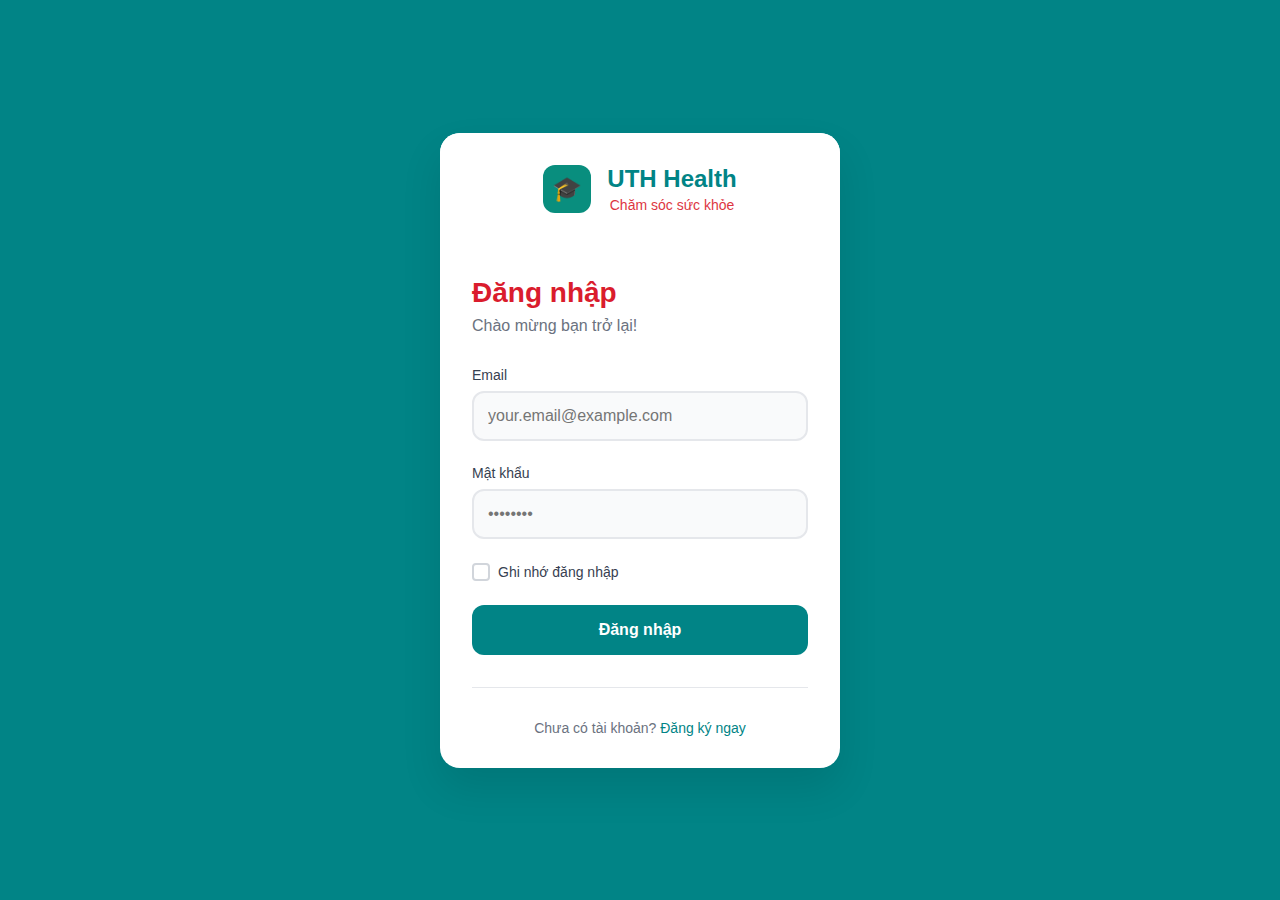
<file: ltw_csskth_xampp_docker/html/login.html>
<!DOCTYPE html>
<html lang="vi">
<head>
    <meta charset="UTF-8">
    <meta name="viewport" content="width=device-width, initial-scale=1.0">
    <title>Đăng nhập - UTH Health</title>
    <link rel="stylesheet" href="assets/css/auth.css">
    <link rel="stylesheet" href="assets/css/toast.css">
</head>
<body>
    <div class="auth-container">
        <div class="auth-card">
            <div class="auth-header">
                <div class="logo">
                    <div class="logo-icon">🎓</div>
                    <div class="logo-text">
                        <h1>UTH Health</h1>
                        <p>Chăm sóc sức khỏe</p>
                    </div>
                </div>
            </div>
            
            <div class="auth-content">
                <h2>Đăng nhập</h2>
                <p>Chào mừng bạn trở lại!</p>
                
                <form id="loginForm" class="auth-form">
                    <div class="form-group">
                        <label for="email">Email</label>
                        <input type="email" id="email" name="email" required placeholder="your.email@example.com">
                    </div>
                    
                    <div class="form-group">
                        <label for="password">Mật khẩu</label>
                        <input type="password" id="password" name="password" required placeholder="••••••••">
                    </div>
                    
                    <div class="form-options">
                        <label class="checkbox-label">
                            <input type="checkbox" id="remember">
                            <span class="checkmark"></span>
                            Ghi nhớ đăng nhập
                        </label>
                        <a href="#" class="forgot-link"></a>
                    </div>
                    
                    <button type="submit" class="btn-primary">Đăng nhập</button>
                </form>
                
                <div class="auth-footer">
                    <p>Chưa có tài khoản? <a href="register.html">Đăng ký ngay</a></p>
                </div>
            </div>
        </div>
    </div>
    
    <!-- Loading Overlay -->
    <div class="loading-overlay" id="loadingOverlay">
        <div class="loading-spinner"></div>
    </div>

    <script src="assets/js/auth.js"></script>
</body>
</html>
</file>
<file: assets/css/style.css>
* {
    margin: 0;
    padding: 0;
    box-sizing: border-box;
}

body {
    font-family: -apple-system, BlinkMacSystemFont, 'Segoe UI', Roboto, sans-serif;
    background: linear-gradient(135deg, #f0f9ff 0%, #ffffff 50%, #f0fdfa 100%);
    color: #1f2937;
    line-height: 1.6;
}

.charts-container {
    margin-top: 40px;
    padding: 20px;
    background-color: #f8f9fa; /* nền nhẹ */
    border-radius: 12px;
    box-shadow: 0 4px 12px rgba(0, 0, 0, 0.05);
}

.charts-container h3 {
    text-align: center;
    font-size: 22px;
    margin-top: 10px;
    margin-bottom: 20px;
    font-weight: 600;
    color: #333;
    letter-spacing: normal;
    word-spacing: normal;
}
.charts-container canvas {
    width: 100%;
    max-width: none;
    height: 400px;
    display: block;

    margin: 30px auto;
    background-color: #fff;
    border-radius: 8px;
    box-shadow: 0 2px 6px rgba(0, 0, 0, 0.05);
}


.app {
    display: flex;
    min-height: 100vh;
}

/* Mobile Menu Toggle */
.mobile-menu-toggle {
    display: none;
    position: fixed;
    top: 1rem;
    left: 1rem;
    z-index: 1001;
    width: 40px;
    height: 40px;
    background: white;
    border-radius: 8px;
    box-shadow: 0 2px 8px rgba(0, 0, 0, 0.1);
    cursor: pointer;
    flex-direction: column;
    justify-content: center;
    align-items: center;
    gap: 4px;
}

.mobile-menu-toggle span {
    width: 20px;
    height: 2px;
    background: #3b82f6;
    border-radius: 1px;
    transition: all 0.3s ease;
}

.mobile-menu-toggle.active span:nth-child(1) {
    transform: rotate(45deg) translate(5px, 5px);
}

.mobile-menu-toggle.active span:nth-child(2) {
    opacity: 0;
}

.mobile-menu-toggle.active span:nth-child(3) {
    transform: rotate(-45deg) translate(7px, -6px);
}

/* Sidebar Styles */
.sidebar {
    width: 280px;
    background: white;
    box-shadow: 0 10px 25px rgba(0, 0, 0, 0.1);
    border-right: 1px solid #e5e7eb;
    position: fixed;
    height: 100vh;
    overflow-y: auto;
    z-index: 1000;
    transition: transform 0.3s ease;
}

.sidebar-header {
    padding: 2rem;
    border-bottom: 1px solid #e5e7eb;
}

.logo {
    display: flex;
    align-items: center;
    gap: 1rem;
    margin-bottom: 1rem;
}

.logo-icon {
    width: 48px;
    height: 48px;
    background: linear-gradient(135deg, #018486, #06b6d4);
    border-radius: 12px;
    display: flex;
    align-items: center;
    justify-content: center;
    font-size: 1.5rem;
}

.logo-text h1 {
    font-size: 1.5rem;
    font-weight: 700;
    background: linear-gradient(135deg, #018486, #018486);
    -webkit-background-clip: text;
    -webkit-text-fill-color: transparent;
    background-clip: text;
}

.logo-text p {
    font-size: 0.875rem;
    color: #da1c2d;
}

.logout-btn {
    display: flex;
    align-items: center;
    gap: 0.5rem;
    padding: 0.5rem 1rem;
    background: #fee2e2;
    color: #dc2626;
    border: none;
    border-radius: 8px;
    font-size: 0.875rem;
    cursor: pointer;
    transition: all 0.3s ease;
    width: 100%;
}

.logout-btn:hover {
    background: #fecaca;
}

.nav-menu {
    list-style: none;
    padding: 1rem;
}

.nav-item {
    display: flex;
    align-items: center;
    gap: 0.75rem;
    padding: 0.875rem 1rem;
    margin-bottom: 0.5rem;
    border-radius: 12px;
    text-decoration: none;
    color: #4b5563;
    font-weight: 500;
    transition: all 0.3s ease;
    cursor: pointer;
}

.nav-item:hover {
    background: #f3f4f6;
    color: #018486;
    transform: translateX(4px);
}

.nav-item.active {
    background: linear-gradient(135deg, #018486);
    color: white;
    box-shadow: 0 4px 12px rgba(59, 206, 246, 0.3);
}

/* Main Content */
.main-content {
    flex: 1;
    margin-left: 280px;
    padding: 2rem;
    max-width: calc(100vw - 280px);
}

.content-section {
    display: none;
}

.content-section.active {
    display: block;
    animation: fadeIn 0.5s ease-in-out;
}

@keyframes fadeIn {
    from { opacity: 0; transform: translateY(20px); }
    to { opacity: 1; transform: translateY(0); }
}

.section-header {
    margin-bottom: 2rem;
}

.section-header h2 {
    font-size: 2rem;
    font-weight: 700;
    color: #018486;
    margin-bottom: 0.5rem;
}

.section-header p {
    color: #da1c2d;
    font-size: 1.125rem;
}

/* Stats Grid */
.stats-grid {
    display: grid;
    grid-template-columns: repeat(auto-fit, minmax(280px, 1fr));
    gap: 1.5rem;
    margin-bottom: 2rem;
}

.stat-card {
    background: white;
    border-radius: 16px;
    padding: 1.5rem;
    box-shadow: 0 4px 6px rgba(0, 0, 0, 0.05);
    border: 1px solid #f3f4f6;
    transition: all 0.3s ease;
}

.stat-card:hover {
    transform: translateY(-2px);
    box-shadow: 0 8px 25px rgba(0, 0, 0, 0.1);
}

.stat-content {
    display: flex;
    justify-content: space-between;
    align-items: center;
}

.stat-label {
    font-size: 0.875rem;
    font-weight: 500;
    color: #6b7280;
    margin-bottom: 0.5rem;
}

.stat-value {
    display: flex;
    align-items: baseline;
    gap: 0.25rem;
    margin-bottom: 0.25rem;
}

.stat-value .value {
    font-size: 2rem;
    font-weight: 700;
    color: #1f2937;
}

.stat-value .unit {
    font-size: 0.875rem;
    color: #6b7280;
}

.stat-change {
    font-size: 0.75rem;
    color: #059669;
}

.stat-change.positive {
    color: #059669;
}
#bmiStatus {
    font-size: 0.75rem;
}

.stat-icon {
    width: 48px;
    height: 48px;
    border-radius: 12px;
    display: flex;
    align-items: center;
    justify-content: center;
    font-size: 1.5rem;
    background: linear-gradient(135deg, #018486, #06b6d4);
}

.stat-icon.health { background: linear-gradient(135deg, #10b981, #059669); }
.stat-icon.nutrition { background: linear-gradient(135deg, #f59e0b, #d97706); }
.stat-icon.workout { background: linear-gradient(135deg, #3b82f6, #1d4ed8); }
.stat-icon.sleep { background: linear-gradient(135deg, #8b5cf6, #7c3aed); }

/* Dashboard Grid */
.dashboard-grid {
    display: grid;
    grid-template-columns: repeat(auto-fit, minmax(400px, 1fr));
    gap: 1.5rem;
    margin-bottom: 2rem;
}

.card {
    background: white;
    border-radius: 16px;
    padding: 1.5rem;
    box-shadow: 0 4px 6px rgba(0, 0, 0, 0.05);
    border: 1px solid #f3f4f6;
    transition: all 0.3s ease;
}

.card:hover {
    box-shadow: 0 8px 25px rgba(0, 0, 0, 0.1);
}

.card-header {
    display: flex;
    justify-content: space-between;
    align-items: center;
    margin-bottom: 1.5rem;
}

.card-header h3 {
    font-size: 1.25rem;
    font-weight: 600;
    color: #1f2937;
}

.card-header .icon {
    font-size: 1.25rem;
}

/* Progress Components */
.progress-list {
    display: flex;
    flex-direction: column;
    gap: 1rem;
}

.progress-item {
    display: flex;
    flex-direction: column;
    gap: 0.5rem;
}

.progress-info {
    display: flex;
    justify-content: space-between;
    align-items: center;
    font-size: 0.875rem;
}

.progress-info span:first-child {
    font-weight: 500;
    color: #374151;
}

.progress-info span:last-child {
    color: #6b7280;
}

.progress-bar {
    width: 100%;
    height: 8px;
    background: #e5e7eb;
    border-radius: 4px;
    overflow: hidden;
}

.progress-fill {
    height: 100%;
    background: linear-gradient(90deg, #018486);
    border-radius: 4px;
    transition: width 0.5s ease;
}

/* Activity List */
.activity-list {
    display: flex;
    flex-direction: column;
    gap: 1rem;
}

.activity-item {
    display: flex;
    align-items: center;
    gap: 1rem;
    padding: 0.75rem;
    background: #f9fafb;
    border-radius: 8px;
}

.activity-dot {
    width: 8px;
    height: 8px;
    background: #018486;
    border-radius: 50%;
    flex-shrink: 0;
}

.activity-info {
    flex: 1;
}

.activity-info p {
    font-weight: 500;
    color: #1f2937;
    margin-bottom: 0.25rem;
}

.activity-info span {
    font-size: 0.75rem;
    color: #6b7280;
}

.activity-calories {
    font-size: 0.875rem;
    font-weight: 500;
    color: #059669;
}

/* Forms */
.form-card {
    background: white;
    border-radius: 16px;
    padding: 1.5rem;
    box-shadow: 0 4px 6px rgba(0, 0, 0, 0.05);
    border: 1px solid #f3f4f6;
    margin-bottom: 2rem;
}

.health-form, .nutrition-form, .sleep-form, .workout-form, .profile-form {
    display: flex;
    flex-direction: column;
    gap: 1rem;
}

.form-row {
    display: grid;
    grid-template-columns: 1fr 1fr;
    gap: 1rem;
}

.form-group {
    display: flex;
    flex-direction: column;
    gap: 0.5rem;
}

.form-group label {
    font-size: 0.875rem;
    font-weight: 500;
    color: #374151;
}

.form-group input,
.form-group textarea,
.form-group select {
    padding: 0.75rem;
    border: 1px solid #d1d5db;
    border-radius: 8px;
    font-size: 0.875rem;
    transition: all 0.3s ease;
}

.form-group input:focus,
.form-group textarea:focus,
.form-group select:focus {
    outline: none;
    border-color: #3b82f6;
    box-shadow: 0 0 0 3px rgba(59, 130, 246, 0.1);
}

.form-group textarea {
    resize: vertical;
    min-height: 80px;
}

.form-group small {
    font-size: 0.75rem;
    color: #6b7280;
}

.slider {
    -webkit-appearance: none;
    appearance: none;
    height: 8px;
    background: #e5e7eb;
    border-radius: 4px;
    outline: none;
}

.slider::-webkit-slider-thumb {
    -webkit-appearance: none;
    appearance: none;
    width: 20px;
    height: 20px;
    background: #3b82f6;
    border-radius: 50%;
    cursor: pointer;
}

.slider::-moz-range-thumb {
    width: 20px;
    height: 20px;
    background: #3b82f6;
    border-radius: 50%;
    cursor: pointer;
    border: none;
}

/* Buttons */
.btn-primary {
    background: linear-gradient(135deg, #018486);
    color: white;
    border: none;
    padding: 0.875rem 1.5rem;
    border-radius: 8px;
    font-weight: 500;
    cursor: pointer;
    transition: all 0.3s ease;
}

.btn-primary:hover {
    transform: translateY(-1px);
    box-shadow: 0 4px 12px rgba(59, 209, 246, 0.3);
}

.btn-primary:disabled {
    opacity: 0.6;
    cursor: not-allowed;
    transform: none;
}

.btn-start {
    background: #018486;
    color: white;
    border: none;
    padding: 0.5rem 1rem;
    border-radius: 6px;
    font-size: 0.875rem;
    cursor: pointer;
    transition: all 0.3s ease;
}

.btn-start:hover {
    background: #2563eb;
}

.btn-delete {
    background: #dc2626;
    color: white;
    border: none;
    padding: 0.25rem 0.5rem;
    border-radius: 4px;
    font-size: 0.75rem;
    cursor: pointer;
    transition: all 0.3s ease;
}

.btn-delete:hover {
    background: #b91c1c;
}

/* Meal Selector */
.meal-selector {
    display: grid;
    grid-template-columns: repeat(2, 1fr);
    gap: 0.5rem;
    margin-bottom: 1rem;
}

.meal-btn {
    padding: 0.75rem;
    border: 2px solid #e5e7eb;
    background: white;
    border-radius: 8px;
    font-size: 0.875rem;
    cursor: pointer;
    transition: all 0.3s ease;
}

.meal-btn:hover {
    border-color: #d1d5db;
}

.meal-btn.active {
    background: linear-gradient(135deg, #018486);
    color: white;
    border-color: transparent;
}

/* Nutrition Grid */
.nutrition-grid {
    display: grid;
    grid-template-columns: repeat(auto-fit, minmax(400px, 1fr));
    gap: 1.5rem;
}

.meals-list {
    display: flex;
    flex-direction: column;
    gap: 1.5rem;
}

.meal-section {
    border-left: 4px solid #3b82f6;
    padding-left: 1rem;
}

.meal-section h4 {
    display: flex;
    justify-content: space-between;
    align-items: center;
    font-weight: 600;
    color: #1f2937;
    margin-bottom: 0.75rem;
}

.meal-calories {
    font-size: 0.875rem;
    color: #3b82f6;
}

.food-item {
    display: flex;
    justify-content: space-between;
    align-items: center;
    padding: 0.5rem;
    background: #f9fafb;
    border-radius: 6px;
    margin-bottom: 0.5rem;
    font-size: 0.875rem;
}

.food-item span:first-child {
    font-weight: 500;
    color: #1f2937;
}

.food-item span:last-child {
    color: #6b7280;
}

/* Workouts */
.workouts-grid {
    display: grid;
    grid-template-columns: repeat(auto-fit, minmax(400px, 1fr));
    gap: 1.5rem;
}

.workout-history, .sleep-history {
    display: flex;
    flex-direction: column;
    gap: 1rem;
    max-height: 400px;
    overflow-y: auto;
}

.history-item {
    display: flex;
    justify-content: space-between;
    align-items: center;
    padding: 1rem;
    background: #f9fafb;
    border-radius: 8px;
    border-left: 4px solid #3b82f6;
}

.history-info h4 {
    font-weight: 600;
    color: #1f2937;
    margin-bottom: 0.25rem;
}

.history-info p {
    font-size: 0.875rem;
    color: #6b7280;
}

.history-meta {
    text-align: right;
    font-size: 0.875rem;
    color: #6b7280;
}

/* Profile */
.profile-grid {
    display: grid;
    grid-template-columns: repeat(auto-fit, minmax(300px, 1fr));
    gap: 1.5rem;
    margin-bottom: 2rem;
}

.profile-card {
    text-align: center;
}

.profile-avatar {
    margin-bottom: 1.5rem;
}

.avatar {
    width: 80px;
    height: 80px;
    background: linear-gradient(135deg, #018486, #06b6d4);
    border-radius: 50%;
    display: flex;
    align-items: center;
    justify-content: center;
    font-size: 2rem;
    margin: 0 auto 1rem;
}

.profile-avatar h3 {
    font-size: 1.5rem;
    font-weight: 700;
    color: #1f2937;
    margin-bottom: 0.25rem;
}

.profile-avatar p {
    color: #6b7280;
}

.profile-info {
    display: flex;
    flex-direction: column;
    gap: 0.75rem;
}

.info-item {
    display: flex;
    justify-content: space-between;
    align-items: center;
    padding: 0.5rem 0;
    border-bottom: 1px solid #f3f4f6;
}

.info-item span:first-child {
    color: #6b7280;
}

.info-item span:last-child {
    font-weight: 500;
    color: #1f2937;
}

/* Loading Overlay */
.loading-overlay {
    position: fixed;
    top: 0;
    left: 0;
    width: 100%;
    height: 100%;
    background: rgba(0, 0, 0, 0.5);
    display: none;
    justify-content: center;
    align-items: center;
    z-index: 9999;
}

.loading-overlay.show {
    display: flex;
}

.loading-spinner {
    width: 40px;
    height: 40px;
    border: 4px solid #f3f4f6;
    border-top: 4px solid #3b82f6;
    border-radius: 50%;
    animation: spin 1s linear infinite;
}

@keyframes spin {
    0% { transform: rotate(0deg); }
    100% { transform: rotate(360deg); }
}

/* Empty State */
.empty-state {
    text-align: center;
    padding: 2rem;
    color: #6b7280;
}

.empty-state .icon {
    font-size: 3rem;
    margin-bottom: 1rem;
}

.empty-state h3 {
    font-size: 1.25rem;
    margin-bottom: 0.5rem;
    color: #374151;
}

/* Responsive Design */
@media (max-width: 1024px) {
    .sidebar {
        width: 240px;
    }
    
    .main-content {
        margin-left: 240px;
        max-width: calc(100vw - 240px);
    }
    
    .stats-grid {
        grid-template-columns: repeat(auto-fit, minmax(240px, 1fr));
    }
    
    .dashboard-grid,
    .nutrition-grid,
    .workouts-grid,
    .sleep-grid {
        grid-template-columns: 1fr;
    }
}

@media (max-width: 768px) {
    .mobile-menu-toggle {
        display: flex;
    }
    
    .sidebar {
        transform: translateX(-100%);
        width: 280px;
    }
    
    .sidebar.show {
        transform: translateX(0);
    }
    
    .main-content {
        margin-left: 0;
        max-width: 100vw;
        padding: 1rem;
        padding-top: 4rem;
    }
    
    .stats-grid {
        grid-template-columns: 1fr;
        gap: 1rem;
    }
    
    .form-row {
        grid-template-columns: 1fr;
    }
    
    .meal-selector {
        grid-template-columns: 1fr;
    }
    
    .profile-grid {
        grid-template-columns: 1fr;
    }
    
    .dashboard-grid {
        grid-template-columns: 1fr;
        gap: 1rem;
    }
    
    .card {
        padding: 1rem;
    }
    
    .stat-card {
        padding: 1rem;
    }
}

@media (max-width: 480px) {
    .section-header h2 {
        font-size: 1.5rem;
    }
    
    .section-header p {
        font-size: 1rem;
    }
    
    .stat-value .value {
        font-size: 1.5rem;
    }
    
    .meal-selector {
        grid-template-columns: 1fr;
        gap: 0.25rem;
    }
    
    .meal-btn {
        padding: 0.5rem;
        font-size: 0.75rem;
    }
    
    .form-group input,
    .form-group textarea,
    .form-group select {
        padding: 0.5rem;
    }
    
    .btn-primary {
        padding: 0.75rem 1rem;
    }
}

/* Smooth scrolling */
html {
    scroll-behavior: smooth;
}

/* Custom scrollbar */
::-webkit-scrollbar {
    width: 6px;
}

::-webkit-scrollbar-track {
    background: #f1f5f9;
}

::-webkit-scrollbar-thumb {
    background: #cbd5e1;
    border-radius: 3px;
}

::-webkit-scrollbar-thumb:hover {
    background: #94a3b8;
}
#nutritionForm .form-group textarea {
    height: 169px;
    width: 100%;
    padding: 12px;
    resize: none; /* nếu không muốn người dùng kéo giãn */
    box-sizing: border-box;
    text-align: left;
    vertical-align: top;
}

#nutritionForm .form-group textarea::placeholder {
    text-align: left;
    opacity: 1;
}
</file>
<file: assets/css/auth.css>
* {
    margin: 0;
    padding: 0;
    box-sizing: border-box;
}

body {
    font-family: -apple-system, BlinkMacSystemFont, 'Segoe UI', Roboto, sans-serif;
    background: linear-gradient(135deg, #667eea 0%, #764ba2 100%);
    min-height: 100vh;
    display: flex;
    align-items: center;
    justify-content: center;
    padding: 1rem;
}

.auth-container {
    width: 100%;
    max-width: 400px;
}

.auth-card {
    background: white;
    border-radius: 20px;
    box-shadow: 0 20px 40px rgba(0, 0, 0, 0.1);
    overflow: hidden;
    animation: slideUp 0.6s ease-out;
}

@keyframes slideUp {
    from {
        opacity: 0;
        transform: translateY(30px);
    }
    to {
        opacity: 1;
        transform: translateY(0);
    }
}

.auth-header {
    background: linear-gradient(135deg, #3b82f6, #06b6d4);
    padding: 2rem;
    text-align: center;
    color: white;
}

.logo {
    display: flex;
    align-items: center;
    justify-content: center;
    gap: 1rem;
}

.logo-icon {
    width: 48px;
    height: 48px;
    background: rgba(255, 255, 255, 0.2);
    border-radius: 12px;
    display: flex;
    align-items: center;
    justify-content: center;
    font-size: 1.5rem;
}

.logo-text h1 {
    font-size: 1.5rem;
    font-weight: 700;
    margin-bottom: 0.25rem;
}

.logo-text p {
    font-size: 0.875rem;
    opacity: 0.9;
}

.auth-content {
    padding: 2rem;
}

.auth-content h2 {
    font-size: 1.75rem;
    font-weight: 700;
    color: #1f2937;
    margin-bottom: 0.5rem;
}

.auth-content > p {
    color: #6b7280;
    margin-bottom: 2rem;
}

.auth-form {
    display: flex;
    flex-direction: column;
    gap: 1.5rem;
}

.form-group {
    display: flex;
    flex-direction: column;
    gap: 0.5rem;
}

.form-group label {
    font-size: 0.875rem;
    font-weight: 500;
    color: #374151;
}

.form-group input {
    padding: 0.875rem;
    border: 2px solid #e5e7eb;
    border-radius: 12px;
    font-size: 1rem;
    transition: all 0.3s ease;
    background: #f9fafb;
}

.form-group input:focus {
    outline: none;
    border-color: #3b82f6;
    background: white;
    box-shadow: 0 0 0 3px rgba(59, 130, 246, 0.1);
}

.form-group small {
    font-size: 0.75rem;
    color: #6b7280;
}

.form-options {
    display: flex;
    justify-content: space-between;
    align-items: center;
    flex-wrap: wrap;
    gap: 1rem;
}

.checkbox-label {
    display: flex;
    align-items: center;
    gap: 0.5rem;
    cursor: pointer;
    font-size: 0.875rem;
    color: #374151;
}

.checkbox-label input[type="checkbox"] {
    display: none;
}

.checkmark {
    width: 18px;
    height: 18px;
    border: 2px solid #d1d5db;
    border-radius: 4px;
    position: relative;
    transition: all 0.3s ease;
}

.checkbox-label input[type="checkbox"]:checked + .checkmark {
    background: #3b82f6;
    border-color: #3b82f6;
}

.checkbox-label input[type="checkbox"]:checked + .checkmark::after {
    content: '✓';
    position: absolute;
    top: 50%;
    left: 50%;
    transform: translate(-50%, -50%);
    color: white;
    font-size: 12px;
    font-weight: bold;
}

.forgot-link {
    color: #3b82f6;
    text-decoration: none;
    font-size: 0.875rem;
    font-weight: 500;
    transition: color 0.3s ease;
}

.forgot-link:hover {
    color: #2563eb;
}

.btn-primary {
    background: linear-gradient(135deg, #3b82f6, #06b6d4);
    color: white;
    border: none;
    padding: 1rem 1.5rem;
    border-radius: 12px;
    font-size: 1rem;
    font-weight: 600;
    cursor: pointer;
    transition: all 0.3s ease;
    position: relative;
    overflow: hidden;
}

.btn-primary:hover {
    transform: translateY(-2px);
    box-shadow: 0 8px 25px rgba(59, 130, 246, 0.3);
}

.btn-primary:active {
    transform: translateY(0);
}

.btn-primary:disabled {
    opacity: 0.6;
    cursor: not-allowed;
    transform: none;
}

.auth-footer {
    text-align: center;
    margin-top: 2rem;
    padding-top: 2rem;
    border-top: 1px solid #e5e7eb;
}

.auth-footer p {
    color: #6b7280;
    font-size: 0.875rem;
}

.auth-footer a {
    color: #3b82f6;
    text-decoration: none;
    font-weight: 500;
    transition: color 0.3s ease;
}

.auth-footer a:hover {
    color: #2563eb;
}

/* Loading Overlay */
.loading-overlay {
    position: fixed;
    top: 0;
    left: 0;
    width: 100%;
    height: 100%;
    background: rgba(0, 0, 0, 0.5);
    display: none;
    justify-content: center;
    align-items: center;
    z-index: 9999;
}

.loading-overlay.show {
    display: flex;
}

.loading-spinner {
    width: 40px;
    height: 40px;
    border: 4px solid rgba(255, 255, 255, 0.3);
    border-top: 4px solid white;
    border-radius: 50%;
    animation: spin 1s linear infinite;
}

@keyframes spin {
    0% { transform: rotate(0deg); }
    100% { transform: rotate(360deg); }
}

/* Alert Modal */
.alert-modal {
    position: fixed;
    top: 0;
    left: 0;
    width: 100%;
    height: 100%;
    background: rgba(0, 0, 0, 0.5);
    display: none;
    justify-content: center;
    align-items: center;
    z-index: 10000;
}

.alert-modal.show {
    display: flex;
}

.alert-content {
    background: white;
    border-radius: 16px;
    padding: 2rem;
    max-width: 400px;
    width: 90%;
    text-align: center;
    animation: scaleIn 0.3s ease-out;
}

@keyframes scaleIn {
    from {
        opacity: 0;
        transform: scale(0.9);
    }
    to {
        opacity: 1;
        transform: scale(1);
    }
}

.alert-icon {
    font-size: 3rem;
    margin-bottom: 1rem;
}

.alert-message {
    font-size: 1rem;
    color: #374151;
    margin-bottom: 1.5rem;
    line-height: 1.5;
}

.alert-close {
    background: #3b82f6;
    color: white;
    border: none;
    padding: 0.75rem 1.5rem;
    border-radius: 8px;
    font-weight: 500;
    cursor: pointer;
    transition: background 0.3s ease;
}

.alert-close:hover {
    background: #2563eb;
}

/* Responsive Design */
@media (max-width: 480px) {
    .auth-card {
        border-radius: 16px;
    }
    
    .auth-header {
        padding: 1.5rem;
    }
    
    .auth-content {
        padding: 1.5rem;
    }
    
    .logo {
        flex-direction: column;
        gap: 0.5rem;
    }
    
    .logo-text h1 {
        font-size: 1.25rem;
    }
    
    .auth-content h2 {
        font-size: 1.5rem;
    }
    
    .form-options {
        flex-direction: column;
        align-items: flex-start;
    }
}
</file>
<file: assets/css/toast.css>
/* toast.css */
.toast-notification {
    position: fixed;
    top: 20px;
    right: 20px;
    min-width: 350px;
    max-width: 4000px;
    padding: 20px 25px;
    border-radius: 7px;
    box-shadow: 0 4px 12px rgba(0,0,0,0.15);
    z-index: 9999;
    display: flex;
    align-items: center;
    justify-content: space-between;
    transform: translateX(150%);
    transition: transform 0.3s ease, opacity 0.3s ease;
    opacity: 0;
    font-size: 16px;
    line-height: 1.5;
    background: white; 
    border: 1px solid; 
    border-left-width: 5px; 
}

.toast-notification.show {
    transform: translateX(0);
    opacity: 1;
}

.toast-notification.error {
    /* color: #721c24; */
    border-color: #f5c6cb; 
    border-left-color: #dc3545; 
}

.toast-notification.success {
    /* color: #155724; */
    border-color: #c3e6cb; 
    border-left-color: #28a745; 
}

.toast-notification .close-btn {
    background: none;
    border: none;
    margin-left: 15px;
    cursor: pointer;
    font-size: 18px;
    color: inherit;
    padding: 0;
    align-self: flex-start;
}

.toast-notification .message {
    margin: 0;
    flex-grow: 1;
    padding-right: 10px;
}

.toast-notification .progress-bar {
    position: absolute;
    bottom: 0;
    left: 0;
    height: 3px;
    width: 100%;
    background: rgba(0,0,0,0.1);
    animation: progress 5s linear forwards;
}

@keyframes progress {
    to { width: 0; }
}

/* Hiệu ứng hover */
.toast-notification:hover {
    box-shadow: 0 6px 16px rgba(0,0,0,0.2);
}

.toast-notification.success .progress-bar {
    background: #d4edda; /* xanh nhạt */
}

.toast-notification.error .progress-bar {
    background: #f8d7da; /* đỏ nhạt */
}
</file>
<file: ltw_csskth_xampp_docker/html/assets/css/style.css>
* {
    margin: 0;
    padding: 0;
    box-sizing: border-box;
}

:root {
    --primary-color: #018486;
    --secondary-color: #10b981;
    --accent-color: #3b82f6;
    --text-color: #1f2937;
    --background-color: #f8fafc;
    --border-color: #e5e7eb;
}

body {
    font-family: -apple-system, BlinkMacSystemFont, 'Segoe UI', Roboto, sans-serif;
    background: linear-gradient(135deg, #f0f9ff 0%, #ffffff 50%, #f0fdfa 100%);
    color: #1f2937;
    line-height: 1.6;
}
.progress-bar {
    width: 100%;
    height: 12px;
    background-color: #e0e0e0;
    border-radius: 20px;
    overflow: hidden;
    margin-top: 6px;
}

.progress-fill {
    height: 100%;
    min-width: 2px; /* Giúp thấy cả khi percent nhỏ */
    border-radius: 20px;
    transition: width 0.4s ease;
}


.charts-container, .nutrition-charts-container {
    margin-top: 40px;
    padding: 30px;
    background: linear-gradient(135deg, #f8f9fa 0%, #e9ecef 100%);
    border-radius: 16px;
    box-shadow: 0 8px 32px rgba(0, 0, 0, 0.08);
    border: 1px solid rgba(255, 255, 255, 0.2);
}

.charts-container h3, .nutrition-charts-container h3 {
    text-align: center;
    font-size: 24px;
    margin: 0 0 30px 0;
    font-weight: 700;
    color: #1f2937;
    letter-spacing: -0.5px;
    position: relative;
    padding-bottom: 15px;
}

.charts-container h3::after, .nutrition-charts-container h3::after {
    content: '';
    position: absolute;
    bottom: 0;
    left: 50%;
    transform: translateX(-50%);
    width: 60px;
    height: 3px;
    background: linear-gradient(135deg, #018486, #06b6d4);
    border-radius: 2px;
}

.charts-container canvas, .nutrition-charts-container canvas {
    width: 100% !important;
    max-width: 100%;
    height: 400px !important;
    display: block;
    margin: 20px auto;
    background: white;
    border-radius: 12px;
    box-shadow: 0 4px 20px rgba(0, 0, 0, 0.08);
    padding: 20px;
    border: 1px solid #e5e7eb;
}

.charts-grid {
    display: grid;
    grid-template-columns: 1fr;
    gap: 30px;
    margin-top: 20px;
}

.chart-item {
    background: white;
    border-radius: 12px;
    padding: 20px;
    box-shadow: 0 4px 20px rgba(0, 0, 0, 0.08);
    border: 1px solid #e5e7eb;
}

.chart-item h4 {
    text-align: center;
    font-size: 18px;
    font-weight: 600;
    color: #374151;
    margin-bottom: 20px;
    padding-bottom: 10px;
    border-bottom: 2px solid #f3f4f6;
}

.chart-item canvas {
    width: 100% !important;
    height: 420px !important;
    margin: 0;
    padding: 10px;
}

.app {
    display: flex;
    min-height: 100vh;
}

/* Mobile Menu Toggle */
.mobile-menu-toggle {
    display: none;
    position: fixed;
    top: 1rem;
    left: 1rem;
    z-index: 1001;
    width: 40px;
    height: 40px;
    background: white;
    border-radius: 8px;
    box-shadow: 0 2px 8px rgba(0, 0, 0, 0.1);
    cursor: pointer;
    flex-direction: column;
    justify-content: center;
    align-items: center;
    gap: 4px;
}

.mobile-menu-toggle span {
    width: 20px;
    height: 2px;
    background: #018486;
    border-radius: 1px;
    transition: all 0.3s ease;
}

.mobile-menu-toggle.active span:nth-child(1) {
    transform: rotate(45deg) translate(5px, 5px);
}

.mobile-menu-toggle.active span:nth-child(2) {
    opacity: 0;
}

.mobile-menu-toggle.active span:nth-child(3) {
    transform: rotate(-45deg) translate(7px, -6px);
}

/* Sidebar Styles */
.sidebar {
    width: 280px;
    background: white;
    box-shadow: 0 10px 25px rgba(0, 0, 0, 0.1);
    border-right: 1px solid #e5e7eb;
    position: fixed;
    height: 100vh;
    overflow-y: auto;
    z-index: 1000;
    transition: transform 0.3s ease;
}

.sidebar-header {
    padding: 2rem;
    border-bottom: 1px solid #e5e7eb;
}

.logo {
    display: flex;
    flex-direction: column;
    align-items: center;
    text-align: center;
    margin-bottom: 1.5rem;
}

.logo-img {
    width: 100px;
    height: 30px;
    object-fit: cover;
    border-radius: 10px; /* bo tròn nếu là logo tròn */
    margin-bottom: 0.5rem;
}

.logo-text h1 {
    font-size: 1.4rem;
    font-weight: 700;
    margin: 0;
    background: linear-gradient(135deg, #018486, #3ac1d9);
    -webkit-background-clip: text;
    -webkit-text-fill-color: transparent;
    background-clip: text;
}

.logo-text p {
    font-size: 0.9rem;
    color: #444851;
    /* margin-top: 0.25rem; */
}


.logout-btn {
    display: flex;
    align-items: center;
    gap: 0.5rem;
    padding: 0.5rem 1rem;
    background: #fee2e2;
    color: #dc2626;
    border: none;
    border-radius: 8px;
    font-size: 0.875rem;
    cursor: pointer;
    transition: all 0.3s ease;
    width: 100%;
}

.logout-btn:hover {
    background: #fecaca;
}

.nav-menu {
    list-style: none;
    padding: 1rem;
}

.nav-item {
    display: flex;
    align-items: center;
    gap: 0.75rem;
    padding: 0.875rem 1rem;
    margin-bottom: 0.5rem;
    border-radius: 12px;
    text-decoration: none;
    color: #4b5563;
    font-weight: 500;
    transition: all 0.3s ease;
    cursor: pointer;
}

.nav-item:hover {
    background: #f3f4f6;
    color: #018486;
    transform: translateX(4px);
}

.nav-item.active {
    background: linear-gradient(135deg, #018486, #06b6d4);
    color: white;
    box-shadow: 0 4px 12px rgba(59, 130, 246, 0.3);
}

/* Main Content */
.main-content {
    flex: 1;
    margin-left: 280px;
    padding: 2rem;
    max-width: calc(100vw - 280px);
}

.content-section {
    display: none;
}

.content-section.active {
    display: block;
    animation: fadeIn 0.5s ease-in-out;
}

@keyframes fadeIn {
    from { opacity: 0; transform: translateY(20px); }
    to { opacity: 1; transform: translateY(0); }
}

.section-header {
    margin-bottom: 2rem;
}

.section-header h2 {
    font-size: 2rem;
    font-weight: 700;
    color: #1f2937;
    margin-bottom: 0.5rem;
}

.section-header p {
    color: #6b7280;
    font-size: 1.125rem;
}

/* Stats Grid */
.stats-grid {
    display: grid;
    grid-template-columns: repeat(auto-fit, minmax(280px, 1fr));
    gap: 1.5rem;
    margin-bottom: 2rem;
}

.stat-card {
    background: white;
    border-radius: 16px;
    padding: 1.5rem;
    box-shadow: 0 4px 6px rgba(0, 0, 0, 0.05);
    border: 1px solid #f3f4f6;
    transition: all 0.3s ease;
}

.stat-card:hover {
    transform: translateY(-2px);
    box-shadow: 0 8px 25px rgba(0, 0, 0, 0.1);
}

.stat-content {
    display: flex;
    justify-content: space-between;
    align-items: center;
}

.stat-label {
    font-size: 0.875rem;
    font-weight: 500;
    color: #6b7280;
    margin-bottom: 0.5rem;
}

.stat-value {
    display: flex;
    align-items: baseline;
    gap: 0.25rem;
    margin-bottom: 0.25rem;
}

.stat-value .value {
    font-size: 2rem;
    font-weight: 700;
    color: #1f2937;
}

.stat-value .unit {
    font-size: 0.875rem;
    color: #6b7280;
}

.stat-change {
    font-size: 0.75rem;
    color: #059669;
}

.stat-change.positive {
    color: #059669;
}
#bmiStatus {
    font-size: 0.75rem;
}


.stat-icon {
    width: 48px;
    height: 48px;
    border-radius: 12px;
    display: flex;
    align-items: center;
    justify-content: center;
    font-size: 1.5rem;
    background: linear-gradient(135deg, #018486, #06b6d4);
}

.stat-icon.health { background: linear-gradient(135deg, #10b981, #059669); }
.stat-icon.nutrition { background: linear-gradient(135deg, #f59e0b, #d97706); }
.stat-icon.workout { background: linear-gradient(135deg, #018486, #1d4ed8); }
.stat-icon.sleep { background: linear-gradient(135deg, #8b5cf6, #7c3aed); }

/* Dashboard Grid */
.dashboard-grid {
    display: grid;
    grid-template-columns: repeat(auto-fit, minmax(400px, 1fr));
    gap: 1.5rem;
    margin-bottom: 2rem;
}

.card {
    background: white;
    border-radius: 16px;
    padding: 1.5rem;
    box-shadow: 0 4px 6px rgba(0, 0, 0, 0.05);
    border: 1px solid #f3f4f6;
    transition: all 0.3s ease;
    width: 100%; /* Extend full width */
    max-width: 1200px; /* Optional: Maintain a max width */

}

.card:hover {
    box-shadow: 0 8px 25px rgba(0, 0, 0, 0.1);
}

.card-header {
    display: flex;
    justify-content: space-between;
    align-items: center;
    margin-bottom: 1.5rem;
}

.card-header h3 {
    font-size: 1.25rem;
    font-weight: 600;
    color: #1f2937;
}

.card-header .icon {
    font-size: 1.25rem;
}

/* Progress Components */
.progress-list {
    display: flex;
    flex-direction: column;
    gap: 1rem;
}

.progress-item {
    display: flex;
    flex-direction: column;
    gap: 0.5rem;
}

.progress-info {
    display: flex;
    justify-content: space-between;
    align-items: center;
    font-size: 0.875rem;
}

.progress-info span:first-child {
    font-weight: 500;
    color: #374151;
}

.progress-info span:last-child {
    color: #6b7280;
}

.progress-bar {
    width: 100%;
    height: 8px;
    background: #e5e7eb;
    border-radius: 4px;
    overflow: hidden;
}

.progress-fill {
    height: 100%;
    background: linear-gradient(90deg, #018486, #06b6d4);
    border-radius: 4px;
    transition: width 0.5s ease;
}

/* Activity List */
.activity-list {
    display: flex;
    flex-direction: column;
    gap: 1rem;
}

.activity-item {
    display: flex;
    align-items: center;
    gap: 1rem;
    padding: 0.75rem;
    background: #f9fafb;
    border-radius: 8px;
}

.activity-dot {
    width: 8px;
    height: 8px;
    background: #018486;
    border-radius: 50%;
    flex-shrink: 0;
}

.activity-info {
    flex: 1;
}

.activity-info p {
    font-weight: 500;
    color: #1f2937;
    margin-bottom: 0.25rem;
}

.activity-info span {
    font-size: 0.75rem;
    color: #6b7280;
}

.activity-calories {
    font-size: 0.875rem;
    font-weight: 500;
    color: #059669;
}

/* Forms */
.form-card {
    background: white;
    border-radius: 16px;
    padding: 1.5rem;
    box-shadow: 0 4px 6px rgba(0, 0, 0, 0.05);
    border: 1px solid #f3f4f6;
    margin-bottom: 2rem;
}

.health-form, .nutrition-form, .sleep-form, .workout-form, .profile-form {
    display: flex;
    flex-direction: column;
    gap: 1rem;
}

.form-row {
    display: grid;
    grid-template-columns: 1fr 1fr;
    gap: 1rem;
}

.form-group {
    display: flex;
    flex-direction: column;
    gap: 0.5rem;
}

.form-group label {
    font-size: 0.875rem;
    font-weight: 500;
    color: #374151;
}

.form-group input,
.form-group textarea,
.form-group select {
    padding: 0.75rem;
    border: 1px solid #d1d5db;
    border-radius: 8px;
    font-size: 0.875rem;
    transition: all 0.3s ease;
}

.form-group input:focus,
.form-group textarea:focus,
.form-group select:focus {
    outline: none;
    border-color: #018486;
    box-shadow: 0 0 0 3px rgba(59, 130, 246, 0.1);
}

.form-group textarea {
    resize: vertical;
    min-height: 80px;
}

.form-group small {
    font-size: 0.75rem;
    color: #6b7280;
}

.slider {
    -webkit-appearance: none;
    appearance: none;
    height: 8px;
    background: #e5e7eb;
    border-radius: 4px;
    outline: none;
}

.slider::-webkit-slider-thumb {
    -webkit-appearance: none;
    appearance: none;
    width: 20px;
    height: 20px;
    background: #018486;
    border-radius: 50%;
    cursor: pointer;
}

.slider::-moz-range-thumb {
    width: 20px;
    height: 20px;
    background: #018486;
    border-radius: 50%;
    cursor: pointer;
    border: none;
}

/* Buttons */
.btn-primary {
    background: linear-gradient(135deg, #018486, #06b6d4);
    color: white;
    border: none;
    padding: 0.875rem 1.5rem;
    border-radius: 8px;
    font-weight: 500;
    cursor: pointer;
    transition: all 0.3s ease;
}

.btn-primary:hover {
    transform: translateY(-1px);
    box-shadow: 0 4px 12px rgba(59, 130, 246, 0.3);
}

.btn-primary:disabled {
    opacity: 0.6;
    cursor: not-allowed;
    transform: none;
}

.btn-start {
    background: #018486;
    color: white;
    border: none;
    padding: 0.5rem 1rem;
    border-radius: 6px;
    font-size: 0.875rem;
    cursor: pointer;
    transition: all 0.3s ease;
}

.btn-start:hover {
    background: #2563eb;
}

.btn-delete {
    background: #dc2626;
    color: white;
    border: none;
    padding: 0.25rem 0.5rem;
    border-radius: 4px;
    font-size: 0.75rem;
    cursor: pointer;
    transition: all 0.3s ease;
}

.btn-delete:hover {
    background: #b91c1c;
}

/* Meal Selector */
.meal-selector {
    display: grid;
    grid-template-columns: repeat(2, 1fr);
    gap: 0.5rem;
    margin-bottom: 1rem;
}

.meal-btn {
    padding: 0.75rem;
    border: 2px solid #e5e7eb;
    background: white;
    border-radius: 8px;
    font-size: 0.875rem;
    cursor: pointer;
    transition: all 0.3s ease;
}

.meal-btn:hover {
    border-color: #d1d5db;
}

.meal-btn.active {
    background: linear-gradient(135deg, #018486, #06b6d4);
    color: white;
    border-color: transparent;
}

/* Nutrition Grid */
.nutrition-grid {
    display: grid;
    grid-template-columns: repeat(auto-fit, minmax(400px, 1fr));
    gap: 1.5rem;
}

.meals-list {
    display: flex;
    flex-direction: column;
    gap: 1.5rem;
}

.meal-section {
    border-left: 4px solid #018486;
    padding-left: 1rem;
}

.meal-section h4 {
    display: flex;
    justify-content: space-between;
    align-items: center;
    font-weight: 600;
    color: #1f2937;
    margin-bottom: 0.75rem;
}

.meal-calories {
    font-size: 0.875rem;
    color: #018486;
}

.food-item {
    display: flex;
    justify-content: space-between;
    align-items: center;
    padding: 0.5rem;
    background: #f9fafb;
    border-radius: 6px;
    margin-bottom: 0.5rem;
    font-size: 0.875rem;
}

.food-item span:first-child {
    font-weight: 500;
    color: #1f2937;
}

.food-item span:last-child {
    color: #6b7280;
}

/* Workouts */
.workouts-grid {
    display: grid;
    grid-template-columns: repeat(auto-fit, minmax(400px, 1fr));
    gap: 1.5rem;
}

.workout-history, .sleep-history {
    display: flex;
    flex-direction: column;
    gap: 1rem;
    max-height: 400px;
    overflow-y: auto;
}

.history-item {
    display: flex;
    justify-content: space-between;
    align-items: center;
    padding: 1rem;
    background: #f9fafb;
    border-radius: 8px;
    border-left: 4px solid #018486;
}

.history-info h4 {
    font-weight: 600;
    color: #1f2937;
    margin-bottom: 0.25rem;
}

.history-info p {
    font-size: 0.875rem;
    color: #6b7280;
}

.history-meta {
    text-align: right;
    font-size: 0.875rem;
    color: #6b7280;
}

/* Profile */
.profile-grid {
    display: grid;
    grid-template-columns: repeat(auto-fit, minmax(320px, 1fr));
    gap: 2rem;
    margin-bottom: 2rem;
    align-items: stretch;
}
@media (min-width: 1025px) {
  .profile-grid {
    /* grid-template-columns: 2fr 1.2fr 1fr 1fr; */
    grid-template-areas:
      "profile-card profile-form goal-card stress-card";
  }
  .profile-card { grid-area: profile-card; }
  .profile-form { grid-area: profile-form; }
  .goal-card { grid-area: goal-card; }
  .stress-card { grid-area: stress-card; }
}
@media (max-width: 1024px) {
  .profile-grid {
    grid-template-columns: 1fr;
    grid-template-areas: none;
  }
}

.profile-card, .goal-card, .stress-card {
  background: white;
  border-radius: 20px;
  box-shadow: 0 6px 32px rgba(1,132,134,0.08);
  border: 1px solid #e5e7eb;
  padding: 2rem 1.5rem 1.5rem 1.5rem;
  display: flex;
  flex-direction: column;
  align-items: center;
  transition: box-shadow 0.3s, transform 0.3s;
}
.profile-card:hover, .goal-card:hover, .stress-card:hover {
  box-shadow: 0 12px 32px rgba(1,132,134,0.15);
  transform: translateY(-2px) scale(1.01);
}

.profile-avatar {
  margin-bottom: 1.5rem;
  display: flex;
  flex-direction: column;
  align-items: center;
}
.avatar {
  width: 96px;
  height: 96px;
  background: linear-gradient(135deg, #018486, #06b6d4);
  border-radius: 50%;
  display: flex;
  align-items: center;
  justify-content: center;
  font-size: 2.5rem;
  color: white;
  margin-bottom: 1rem;
  box-shadow: 0 4px 16px rgba(1,132,134,0.10);
  border: 4px solid #fff;
}
.profile-avatar h3 {
  font-size: 1.6rem;
  font-weight: 700;
  color: #018486;
  margin-bottom: 0.25rem;
  text-align: center;
}
.profile-avatar p {
  color: #6b7280;
  text-align: center;
  font-size: 1rem;
}

.profile-info {
  width: 100%;
  margin-bottom: 1.5rem;
}
.info-item {
  display: flex;
  justify-content: space-between;
  align-items: center;
  padding: 0.5rem 0;
  border-bottom: 1px solid #f3f4f6;
  font-size: 1rem;
}
.info-item:last-child { border-bottom: none; }
.info-item span:first-child {
  color: #374151;
  font-weight: 500;
}
.info-item span:last-child {
  color: #018486;
  font-weight: 600;
}
.info-item .positive {
  color: #10b981;
}

.profile-achievements {
  width: 100%;
  margin-top: 1.5rem;
  background: linear-gradient(90deg, #e0f7fa 0%, #f0fdfa 100%);
  border-radius: 12px;
  padding: 1rem 1.2rem;
  box-shadow: 0 2px 8px rgba(1,132,134,0.06);
  display: flex;
  flex-direction: column;
  gap: 0.5rem;
}
.profile-achievements .achievement {
  display: flex;
  align-items: center;
  gap: 0.75rem;
  font-size: 1rem;
  color: #018486;
  font-weight: 500;
}
.profile-achievements .achievement .icon {
  font-size: 1.3rem;
  background: #e0f2fe;
  border-radius: 50%;
  padding: 0.3em 0.5em;
  margin-right: 0.5em;
}

.goal-card {
  background: linear-gradient(135deg, #f0fdfa 0%, #e0f7fa 100%);
  border: 1.5px solid #b6e0e0;
  min-height: 320px;
  align-items: flex-start;
}
#goalList {
  width: 100%;
  margin-top: 1rem;
}
#goalList .goal-item {
  display: flex;
  align-items: center;
  justify-content: space-between;
  padding: 0.75rem 0;
  border-bottom: 1px solid #e5e7eb;
  font-size: 1rem;
}
#goalList .goal-item:last-child { border-bottom: none; }
#goalList .goal-status {
  font-size: 0.95rem;
  font-weight: 600;
  color: #10b981;
}

.stress-card {
  background: linear-gradient(135deg, #f0fdfa 0%, #e0f7fa 100%);
  border: 1.5px solid #b6e0e0;
  align-items: flex-start;
}
.stress-activities {
  display: flex;
  flex-direction: column;
  gap: 1rem;
  width: 100%;
  margin-top: 1rem;
}
.activity-btn {
  display: flex;
  align-items: center;
  gap: 1rem;
  background: #fff;
  border: 2px solid #e0f2fe;
  border-radius: 12px;
  padding: 1rem 1.2rem;
  font-size: 1.1rem;
  color: #018486;
  font-weight: 500;
  cursor: pointer;
  transition: background 0.2s, border 0.2s, transform 0.2s;
  box-shadow: 0 2px 8px rgba(1,132,134,0.04);
}
.activity-btn:hover {
  background: #e0f7fa;
  border-color: #06b6d4;
  transform: translateY(-2px) scale(1.03);
}
.activity-btn .activity-icon {
  font-size: 1.5rem;
  background: #e0f2fe;
  border-radius: 50%;
  padding: 0.5em 0.7em;
  margin-right: 0.5em;
}

/* Loading Overlay */
.loading-overlay {
    position: fixed;
    top: 0;
    left: 0;
    width: 100%;
    height: 100%;
    background: rgba(0, 0, 0, 0.5);
    display: none;
    justify-content: center;
    align-items: center;
    z-index: 9999;
}

.loading-overlay.show {
    display: flex;
}

.loading-spinner {
    width: 40px;
    height: 40px;
    border: 4px solid #f3f4f6;
    border-top: 4px solid #018486;
    border-radius: 50%;
    animation: spin 1s linear infinite;
}

@keyframes spin {
    0% { transform: rotate(0deg); }
    100% { transform: rotate(360deg); }
}

/* Empty State */
.empty-state {
    text-align: center;
    padding: 2rem;
    color: #6b7280;
}

.empty-state .icon {
    font-size: 3rem;
    margin-bottom: 1rem;
}

.empty-state h3 {
    font-size: 1.25rem;
    margin-bottom: 0.5rem;
    color: #374151;
}

/* Responsive Design */
@media (max-width: 1024px) {
    .sidebar {
        width: 240px;
    }
    
    .main-content {
        margin-left: 240px;
        max-width: calc(100vw - 240px);
    }
    
    .stats-grid {
        grid-template-columns: repeat(auto-fit, minmax(240px, 1fr));
    }
    
    .dashboard-grid,
    .nutrition-grid,
    .workouts-grid,
    .sleep-grid {
        grid-template-columns: 1fr;
    }
    
    .charts-grid {
        grid-template-columns: 1fr;
        gap: 20px;
    }
    
    .charts-container {
        padding: 20px;
        margin-top: 30px;
    }
    
    .charts-container h3 {
        font-size: 20px;
        margin-bottom: 25px;
    }
    
    .chart-item canvas {
        height: 300px !important;
    }
}

@media (max-width: 768px) {
    .mobile-menu-toggle {
        display: flex;
    }
    
    .sidebar {
        transform: translateX(-100%);
        width: 280px;
    }
    
    .sidebar.show {
        transform: translateX(0);
    }
    
    .main-content {
        margin-left: 0;
        max-width: 100vw;
        padding: 1rem;
        padding-top: 4rem;
    }
    
    .stats-grid {
        grid-template-columns: 1fr;
        gap: 1rem;
    }
    
    .form-row {
        grid-template-columns: 1fr;
    }
    
    .meal-selector {
        grid-template-columns: 1fr;
    }
    
    .profile-grid {
        grid-template-columns: 1fr;
    }
    
    .dashboard-grid {
        grid-template-columns: 1fr;
        gap: 1rem;
    }
    
    .card {
        padding: 1rem;
    }
    
    .stat-card {
        padding: 1rem;
    }
    
    .chart-item {
        padding: 15px;
    }
    
    .chart-item canvas {
        height: 250px !important;
        padding: 10px;
    }
    
    .nutrition-charts-container {
        padding: 15px;
        margin-top: 20px;
    }
    
    .nutrition-charts-container h3 {
        font-size: 18px;
        margin-bottom: 20px;
    }
    
    .nutrition-charts-container canvas {
        height: 250px !important;
        padding: 10px;
    }
}

@media (max-width: 480px) {
    .section-header h2 {
        font-size: 1.5rem;
    }
    
    .section-header p {
        font-size: 1rem;
    }
    
    .stat-value .value {
        font-size: 1.5rem;
    }
    
    .meal-selector {
        grid-template-columns: 1fr;
        gap: 0.25rem;
    }
    
    .meal-btn {
        padding: 0.5rem;
        font-size: 0.75rem;
    }
    
    .form-group input,
    .form-group textarea,
    .form-group select {
        padding: 0.5rem;
    }
    
    .btn-primary {
        padding: 0.75rem 1rem;
    }
}

/* Smooth scrolling */
html {
    scroll-behavior: smooth;
}

/* Custom scrollbar */
::-webkit-scrollbar {
    width: 6px;
}

::-webkit-scrollbar-track {
    background: #f1f5f9;
}

::-webkit-scrollbar-thumb {
    background: #cbd5e1;
    border-radius: 3px;
}

::-webkit-scrollbar-thumb:hover {
    background: #94a3b8;
}

#nutritionForm .form-group textarea {
    height: 169px;
    width: 100%;
    padding: 12px;
    resize: none;
    /* nếu không muốn người dùng kéo giãn */
    box-sizing: border-box;
    text-align: left;
    vertical-align: top;
}

#nutritionForm .form-group textarea::placeholder {
    text-align: left;
    opacity: 1;
}

textarea {
    font-family: inherit;
    font-size: 1rem;
    line-height: 1.5;
    color: #374151;
    /* Màu chữ */
}

.health-history,
.meal-history {
    display: flex;
    flex-direction: column;
    gap: 1rem;
    max-height: 400px;
    overflow-y: auto;
}

.filter-btn {
    background: var(--primary-color);
    color: #fff;
    border: none;
    border-radius: 8px;
    padding: 12px 24px;
    font-size: 1rem;
    cursor: pointer;
    /* transition: background 0.2s; */
    box-shadow: rgba(0, 0, 0, 0.2) 0px 3px 1px -2px, rgba(0, 0, 0, 0.14) 0px 2px 2px 0px, rgba(0, 0, 0, 0.12) 0px 1px 5px 0px;
    transition: 0.2s;
}

/* #healthHistoryFilter .filter-btn.active, */

.filter-btn:hover {
    background-color: rgb(0, 107, 137);
    transform: translateY(-2px);
}

#healthHistoryFilter input[type="month"],
#mealHistoryFilter input[type="date"] {
    border: 2px solid var(--primary-color);
    border-radius: 8px;
    padding: 8px 12px;
    font-size: 1rem;
}

.history-filter {
    display: flex;
    align-items: center;
    /* gap: 8px;
     */
    margin-bottom: 15px;
    justify-content: space-between;
}

.filter-btn-group {
    display: flex;
    gap: 8px;
}

#filterMonthYear,
#filterDate,
.filter-date {
    padding: 6px 12px;
    border-radius: 8px;
    border: 2px solid var(--primary-color);
    font-size: 1rem;
    font-family: -apple-system, BlinkMacSystemFont, 'Segoe UI', Roboto, sans-serif;
    background-color: #f0f4f5;
}

@media (max-width: 600px) {
    .history-filter {
        flex-direction: column;
        align-items: stretch;
        gap: 10px;
    }

    .history-filter input[type="month"] {
        width: 50%;
        margin-bottom: 4px;
    }

    .filter-btn-group {
        justify-content: center;
        width: 100%;
    }
}

/* ALERT SECTION STYLES */
.alert-section {
    background: linear-gradient(135deg, #f8fafc 0%, #e2e8f0 100%);
    min-height: 100vh;
    padding: 2rem 0;
}

.alert-section .section-header {
    margin-bottom: 2rem;
}

.alert-section .section-header h2 {
    background: linear-gradient(135deg, #667eea 0%, #764ba2 100%);
    -webkit-background-clip: text;
    -webkit-text-fill-color: transparent;
    background-clip: text;
    font-size: 2.5rem;
    font-weight: 700;
}

.alert-summary-grid {
    display: grid;
    grid-template-columns: repeat(auto-fit, minmax(200px, 1fr));
    gap: 1.5rem;
    margin-bottom: 2rem;
}

.summary-card {
    background: white;
    border-radius: 16px;
    padding: 1.5rem;
    box-shadow: 0 4px 20px rgba(0, 0, 0, 0.08);
    transition: all 0.3s ease;
    border: 2px solid transparent;
    display: flex;
    align-items: center;
    gap: 1rem;
    animation: fadeInScale 0.6s ease-out;
}
@keyframes fadeInScale {
    from {
        opacity: 0;
        transform: scale(0.9);
    }
    to {
        opacity: 1;
        transform: scale(1);
    }
}
.summary-card:hover {
    transform: translateY(-4px);
    box-shadow: 0 8px 30px rgba(0, 0, 0, 0.12);
}
.summary-card.warning {
    border-color: #ffc107;
    background: linear-gradient(135deg, #fff3cd 0%, #ffeaa7 100%);
}
.summary-card.info {
    border-color: #17a2b8;
    background: linear-gradient(135deg, #d1ecf1 0%, #a8e6cf 100%);
}
.summary-card.success {
    border-color: #28a745;
    background: linear-gradient(135deg, #d4edda 0%, #c3f0ca 100%);
}
.summary-icon {
    font-size: 2.5rem;
    width: 60px;
    height: 60px;
    display: flex;
    align-items: center;
    justify-content: center;
    border-radius: 50%;
    background: white;
    box-shadow: 0 2px 10px rgba(0, 0, 0, 0.1);
}
.summary-content h3 {
    font-size: 2rem;
    font-weight: 700;
    margin: 0;
    color: #2d3748;
}
.summary-content p {
    margin: 0;
    font-size: 0.9rem;
    color: #718096;
    font-weight: 500;
}

/* Alert Container */
.alert-container {
    background: white;
    border-radius: 20px;
    padding: 2rem;
    box-shadow: 0 8px 30px rgba(0, 0, 0, 0.1);
    margin-top: 2rem;
}

.alert-header {
    display: flex;
    justify-content: space-between;
    align-items: center;
    margin-bottom: 2rem;
    padding-bottom: 1rem;
    border-bottom: 2px solid #f1f5f9;
}
.alert-header h3 {
    font-size: 1.5rem;
    font-weight: 600;
    color: #2d3748;
    margin: 0;
}

/* Alert Filters */
.alert-filters {
    display: flex;
    gap: 0.5rem;
}
.filter-btn {
    padding: 0.5rem 1rem;
    border: 2px solid #e2e8f0;
    background: white;
    color: #64748b;
    border-radius: 25px;
    font-size: 0.875rem;
    font-weight: 500;
    cursor: pointer;
    transition: all 0.3s ease;
}
.filter-btn:hover {
    border-color: #3b82f6;
    color: #3b82f6;
    transform: translateY(-1px);
}
.filter-btn.active {
    background: #3b82f6;
    border-color: #3b82f6;
    color: white;
    box-shadow: 0 4px 12px rgba(59, 130, 246, 0.3);
}

/* Alert Grid */
.alert-grid {
    display: grid;
    grid-template-columns: repeat(auto-fit, minmax(350px, 1fr));
    gap: 1.5rem;
    align-items: start;
}
.alert-card {
    background: white;
    border-radius: 16px;
    padding: 1.5rem;
    box-shadow: 0 4px 20px rgba(0, 0, 0, 0.08);
    transition: all 0.3s ease;
    border: 2px solid transparent;
    position: relative;
    overflow: hidden;
    animation: slideInUp 0.5s ease-out;
}
@keyframes slideInUp {
    from {
        opacity: 0;
        transform: translateY(30px);
    }
    to {
        opacity: 1;
        transform: translateY(0);
    }
}
.alert-card::before {
    content: '';
    position: absolute;
    top: 0;
    left: 0;
    width: 4px;
    height: 100%;
    background: #e2e8f0;
}
.alert-card:hover {
    transform: translateY(-4px);
    box-shadow: 0 8px 30px rgba(0, 0, 0, 0.15);
}
.alert-card .alert-header {
    display: flex;
    justify-content: space-between;
    align-items: center;
    margin-bottom: 0.75rem;
}
.alert-card h4 {
    font-size: 1.1rem;
    font-weight: 600;
    margin: 0;
    display: flex;
    align-items: center;
    gap: 0.5rem;
}
.expand-btn {
    background: none;
    border: none;
    cursor: pointer;
    padding: 0.25rem;
    border-radius: 4px;
    transition: all 0.3s ease;
    color: inherit;
    font-size: 0.875rem;
}
.expand-btn:hover {
    background: rgba(255, 255, 255, 0.2);
    transform: scale(1.1);
}
.expand-btn.expanded {
    background: rgba(255, 255, 255, 0.3);
}
.expand-icon {
    transition: transform 0.3s ease;
}
.alert-message {
    margin: 0 0 1rem 0;
    line-height: 1.6;
    font-size: 0.95rem;
    font-weight: 500;
}
.alert-details {
    border-top: 1px solid rgba(255, 255, 255, 0.2);
    padding-top: 1rem;
    margin-top: 1rem;
}
.alert-description {
    margin-bottom: 1.5rem;
}
.alert-description h5 {
    font-size: 0.9rem;
    font-weight: 600;
    margin: 0 0 0.5rem 0;
    opacity: 0.9;
}
.alert-description p {
    margin: 0;
    line-height: 1.6;
    font-size: 0.875rem;
    opacity: 0.8;
}
.alert-advice h5 {
    font-size: 0.9rem;
    font-weight: 600;
    margin: 0 0 0.75rem 0;
    opacity: 0.9;
}
.alert-advice ul {
    margin: 0;
    padding-left: 1.25rem;
    list-style: none;
}
.alert-advice li {
    margin-bottom: 0.5rem;
    line-height: 1.5;
    font-size: 0.875rem;
    opacity: 0.8;
    position: relative;
}
.alert-advice li::before {
    content: '•';
    position: absolute;
    left: -1rem;
    color: currentColor;
    opacity: 0.6;
}
/* Alert Severity Styles */
.alert-card.warning {
    border-color: #fbbf24;
    background: linear-gradient(135deg, #fef3c7 0%, #fde68a 100%);
}
.alert-card.warning::before {
    background: #f59e0b;
}
.alert-card.warning h4 {
    color: #92400e;
}
.alert-card.warning p {
    color: #78350f;
}
.alert-card.info {
    border-color: #60a5fa;
    background: linear-gradient(135deg, #dbeafe 0%, #bfdbfe 100%);
}
.alert-card.info::before {
    background: #3b82f6;
}
.alert-card.info h4 {
    color: #1e40af;
}
.alert-card.info p {
    color: #1e3a8a;
}
.alert-card.success {
    border-color: #34d399;
    background: linear-gradient(135deg, #d1fae5 0%, #a7f3d0 100%);
}
.alert-card.success::before {
    background: #10b981;
}
.alert-card.success h4 {
    color: #065f46;
}
.alert-card.success p {
    color: #064e3b;
}
.alert-card.error {
    border-color: #f87171;
    background: linear-gradient(135deg, #fee2e2 0%, #fecaca 100%);
}
.alert-card.error::before {
    background: #ef4444;
}
.alert-card.error h4 {
    color: #991b1b;
}
.alert-card.error p {
    color: #7f1d1d;
}
/* Empty State */
.alert-empty {
    text-align: center;
    padding: 3rem 2rem;
    color: #64748b;
}
.alert-empty .icon {
    font-size: 4rem;
    margin-bottom: 1rem;
}
.alert-empty h3 {
    font-size: 1.5rem;
    margin-bottom: 0.5rem;
    color: #475569;
}
.alert-empty p {
    font-size: 1rem;
    color: #64748b;
}

/* delete button */


.food-item {
    display: flex;
    justify-content: space-between;
    align-items: center;
    padding: 0.5rem;
    background: #f9fafb;
    border-radius: 6px;
    margin-bottom: 0.5rem;
    font-size: 0.875rem;
}

.food-meta {
    display: flex;
    align-items: center;
    gap: 4px;
}

.food-item .delete-meal-btn {
    opacity: 0;
    pointer-events: none;
    transform: translateX(10px) scale(0.8);
    transition: 
        opacity 0.2s cubic-bezier(.4,0,.2,1),
        transform 0.2s cubic-bezier(.4,0,.2,1);
}

.food-item:hover .delete-meal-btn,
.food-item:focus-within .delete-meal-btn {
    opacity: 1;
    pointer-events: auto;
    transform: translateX(0) scale(1);
}

.delete-meal-btn {
    background: none;
    border: none;
    color: #e74c3c;
    font-size: 1.1em;
    cursor: pointer;
    margin-left: 8px;
    border-radius: 50%;
    padding: 2px 6px;
    transition: color 0.2s, background 0.2s, box-shadow 0.2s;
}

.delete-meal-btn:hover, .delete-meal-btn:focus {
    color: #fff;
    /* background: #e74c3c;
    box-shadow: 0 2px 8px rgba(231,76,60,0.15); */
    outline: none;
}

/* CSS */
.confirm-wrapper {
  display: none;
  position: fixed;
  inset: 0;
  z-index: 9999;
}

.confirm-overlay {
  position: absolute;
  inset: 0;
  background: rgba(0, 0, 0, 0.5);
  backdrop-filter: blur(2px);
}

.confirm-popup {
  position: absolute;
  top: 50%;
  left: 50%;
  width: 90%;
  max-width: 400px;
  background: #fff;
  border-radius: 12px;
  padding: 24px;
  box-shadow: 0 8px 20px rgba(0, 0, 0, 0.3);
  transform: translate(-50%, -50%) scale(0.95);
  opacity: 0;
  transition: all 0.3s ease;
}

.confirm-popup-content {
  text-align: center;
}

.confirm-popup-content p {
  font-size: 18px;
  margin-bottom: 20px;
  color: #333;
}

.confirm-buttons {
  display: flex;
  justify-content: center;
  gap: 12px;
}

.btn {
  padding: 10px 20px;
  border-radius: 6px;
  font-weight: bold;
  font-size: 14px;
  cursor: pointer;
  border: none;
  transition: background 0.3s ease;
}

.btn-confirm {
  background-color: #018486;
  color: #fff;
}

.btn-confirm:hover {
  background-color: #016e70;
}

.btn-cancel {
  background-color: #e0e0e0;
  color: #333;
}

.btn-cancel:hover {
  background-color: #ccc;
}

/* Animation when showing */
.confirm-wrapper.show .confirm-popup {
  transform: translate(-50%, -50%) scale(1);
  opacity: 1;
}


/* Hiệu ứng khi chọn món ăn */
.food-item.active {
    z-index: 2;
    background: #fff;
    box-shadow: 0 8px 32px rgba(1,132,134,0.13), 0 2px 8px rgba(0,0,0,0.08);
    transform: scale(1.01);
    border: 2px solid #018486;
    transition:
        background 0.25s cubic-bezier(.4,0,.2,1),
        box-shadow 0.25s cubic-bezier(.4,0,.2,1),
        transform 0.25s cubic-bezier(.4,0,.2,1),
        border 0.2s;
}

/* ==== PROFILE GOAL CARD ONLY ==== */
.goal-card .weight-goal-row {
  display: flex;
  align-items: center;
  gap: 0.5rem;
  margin-top: 0.5rem;
}
.goal-card .goal-type-btn {
  background: #e0f2fe;
  color: #018486;
  border: 2px solid #06b6d4;
  border-radius: 8px;
  padding: 0.5rem 1.2rem;
  font-weight: 600;
  font-size: 1rem;
  cursor: pointer;
  transition: background 0.2s, border 0.2s, color 0.2s;
}
.goal-card .goal-type-btn.active, .goal-card .goal-type-btn:focus {
  background: linear-gradient(135deg, #06b6d4, #018486);
  color: #fff;
  border-color: #018486;
}
.goal-card #weightGoalValue, .goal-card #weightGoal {
  width: 80px;
  text-align: right;
}
@media (max-width: 768px) {
  .goal-card .weight-goal-row {
    flex-direction: column;
    align-items: stretch;
    gap: 0.25rem;
  }
  .goal-card .goal-type-btn {
    width: 100%;
    margin-bottom: 0.25rem;
  }
  .goal-card #weightGoalValue, .goal-card #weightGoal {
    width: 100%;
  }
}


.profile-card {
  box-shadow: 0 2px 10px rgba(0,0,0,0.05);
  border-radius: 1rem;
  padding: 1.5rem;
}

.card {
  background-color: #fff;
  border-radius: 1rem;
  box-shadow: 0 2px 8px rgba(0,0,0,0.04);
  padding: 1.5rem;
}


.sidebar-header a {
    text-decoration: none;
}

/* Hiển thị lịch sử giấc ngủ thành 2 cột */
.sleep-history {
    display: grid;
    grid-template-columns: 1fr 1fr;
    gap: 1rem;
    max-height: 400px;
    overflow-y: auto;
}
@media (max-width: 900px) {
    .sleep-history {
        grid-template-columns: 1fr;
    }
}





.goal-form .btn-primary {
    margin-top: 1rem;
}
</file>
<file: ltw_csskth_xampp_docker/html/assets/css/auth.css>
* {
    margin: 0;
    padding: 0;
    box-sizing: border-box;
}

body {
    font-family: -apple-system, BlinkMacSystemFont, 'Segoe UI', Roboto, sans-serif;
    background: linear-gradient(135deg, #018486 0%, #018486 100%);
    min-height: 100vh;
    display: flex;
    align-items: center;
    justify-content: center;
    padding: 1rem;
}

.auth-container {
    width: 100%;
    max-width: 400px;
}

.auth-card {
    background: white;
    border-radius: 20px;
    box-shadow: 0 20px 40px rgba(0, 0, 0, 0.1);
    overflow: hidden;
    animation: slideUp 0.6s ease-out;
}

@keyframes slideUp {
    from {
        opacity: 0;
        transform: translateY(30px);
    }
    to {
        opacity: 1;
        transform: translateY(0);
    }
}

.auth-header {
    background: linear-gradient(135deg, #ffff, #ffff);
    padding: 2rem;
    text-align: center;
    color: white;
}

.logo {
    display: flex;
    align-items: center;
    justify-content: center;
    gap: 1rem;
}

.logo-icon {
    width: 48px;
    height: 48px;
    background: rgb(9, 142, 126);
    border-radius: 12px;
    display: flex;
    align-items: center;
    justify-content: center;
    font-size: 1.5rem;
}

.logo-text h1 {
    font-size: 1.5rem;
    font-weight: 700;
    margin-bottom: 0.25rem;
    color: #018486;
}

.logo-text p {
    font-size: 0.875rem;
    opacity: 0.9;
    color: #da1c2d;
}

.auth-content {
    padding: 2rem;
}

.auth-content h2 {
    font-size: 1.75rem;
    font-weight: 700;
    color: #da1c2d;
    margin-bottom: 0.5rem;
}

.auth-content > p {
    color: #6b7280;
    margin-bottom: 2rem;
}

.auth-form {
    display: flex;
    flex-direction: column;
    gap: 1.5rem;
}

.form-group {
    display: flex;
    flex-direction: column;
    gap: 0.5rem;
}

.form-group label {
    font-size: 0.875rem;
    font-weight: 500;
    color: #374151;
}

.form-group input {
    padding: 0.875rem;
    border: 2px solid #e5e7eb;
    border-radius: 12px;
    font-size: 1rem;
    transition: all 0.3s ease;
    background: #f9fafb;
}

.form-group input:focus {
    outline: none;
    border-color: #3b82f6;
    background: white;
    box-shadow: 0 0 0 3px rgba(59, 130, 246, 0.1);
}

.form-group small {
    font-size: 0.75rem;
    color: #6b7280;
}

.form-options {
    display: flex;
    justify-content: space-between;
    align-items: center;
    flex-wrap: wrap;
    gap: 1rem;
}

.checkbox-label {
    display: flex;
    align-items: center;
    gap: 0.5rem;
    cursor: pointer;
    font-size: 0.875rem;
    color: #374151;
}

.checkbox-label input[type="checkbox"] {
    display: none;
}

.checkmark {
    width: 18px;
    height: 18px;
    border: 2px solid #d1d5db;
    border-radius: 4px;
    position: relative;
    transition: all 0.3s ease;
}

.checkbox-label input[type="checkbox"]:checked + .checkmark {
    background: #3b82f6;
    border-color: #3b82f6;
}

.checkbox-label input[type="checkbox"]:checked + .checkmark::after {
    content: '✓';
    position: absolute;
    top: 50%;
    left: 50%;
    transform: translate(-50%, -50%);
    color: white;
    font-size: 12px;
    font-weight: bold;
}

.forgot-link {
    color: #3b82f6;
    text-decoration: none;
    font-size: 0.875rem;
    font-weight: 500;
    transition: color 0.3s ease;
}

.forgot-link:hover {
    color: #2563eb;
}

.btn-primary {
    background: linear-gradient(135deg, #018486, #018486);
    color: white;
    border: none;
    padding: 1rem 1.5rem;
    border-radius: 12px;
    font-size: 1rem;
    font-weight: 600;
    cursor: pointer;
    transition: all 0.3s ease;
    position: relative;
    overflow: hidden;
}

.btn-primary:hover {
    transform: translateY(-2px);
    box-shadow: 0 8px 25px rgba(59, 215, 246, 0.3);
}

.btn-primary:active {
    transform: translateY(0);
}

.btn-primary:disabled {
    opacity: 0.6;
    cursor: not-allowed;
    transform: none;
}

.auth-footer {
    text-align: center;
    margin-top: 2rem;
    padding-top: 2rem;
    border-top: 1px solid #e5e7eb;
}

.auth-footer p {
    color: #6b7280;
    font-size: 0.875rem;
}

.auth-footer a {
    color: #018486;
    text-decoration: none;
    font-weight: 500;
    transition: color 0.3s ease;
}

.auth-footer a:hover {
    color: #d5eeec  ;
}

/* Loading Overlay */
.loading-overlay {
    position: fixed;
    top: 0;
    left: 0;
    width: 100%;
    height: 100%;
    background: rgba(0, 0, 0, 0.5);
    display: none;
    justify-content: center;
    align-items: center;
    z-index: 9999;
}

.loading-overlay.show {
    display: flex;
}

.loading-spinner {
    width: 40px;
    height: 40px;
    border: 4px solid rgba(255, 255, 255, 0.3);
    border-top: 4px solid white;
    border-radius: 50%;
    animation: spin 1s linear infinite;
}

@keyframes spin {
    0% { transform: rotate(0deg); }
    100% { transform: rotate(360deg); }
}

/* Alert Modal */
.alert-modal {
    position: fixed;
    top: 0;
    left: 0;
    width: 100%;
    height: 100%;
    background: rgba(0, 0, 0, 0.5);
    display: none;
    justify-content: center;
    align-items: center;
    z-index: 10000;
}

.alert-modal.show {
    display: flex;
}

.alert-content {
    background: white;
    border-radius: 16px;
    padding: 2rem;
    max-width: 400px;
    width: 90%;
    text-align: center;
    animation: scaleIn 0.3s ease-out;
}

@keyframes scaleIn {
    from {
        opacity: 0;
        transform: scale(0.9);
    }
    to {
        opacity: 1;
        transform: scale(1);
    }
}

.alert-icon {
    font-size: 3rem;
    margin-bottom: 1rem;
}

.alert-message {
    font-size: 1rem;
    color: #374151;
    margin-bottom: 1.5rem;
    line-height: 1.5;
}

.alert-close {
    background: #3b82f6;
    color: white;
    border: none;
    padding: 0.75rem 1.5rem;
    border-radius: 8px;
    font-weight: 500;
    cursor: pointer;
    transition: background 0.3s ease;
}

.alert-close:hover {
    background: #2563eb;
}

/* Responsive Design */
@media (max-width: 480px) {
    .auth-card {
        border-radius: 16px;
    }
    
    .auth-header {
        padding: 1.5rem;
    }
    
    .auth-content {
        padding: 1.5rem;
    }
    
    .logo {
        flex-direction: column;
        gap: 0.5rem;
    }
    
    .logo-text h1 {
        font-size: 1.25rem;
    }
    
    .auth-content h2 {
        font-size: 1.5rem;
    }
    
    .form-options {
        flex-direction: column;
        align-items: flex-start;
    }
}
</file>
<file: ltw_csskth_xampp_docker/html/assets/css/toast.css>
/* toast.css */
.toast-notification {
    position: fixed;
    top: 20px;
    right: 20px;
    min-width: 350px;
    max-width: 4000px;
    padding: 20px 25px;
    border-radius: 7px;
    box-shadow: 0 4px 12px rgba(0,0,0,0.15);
    z-index: 9999;
    display: flex;
    align-items: center;
    justify-content: space-between;
    transform: translateX(150%);
    transition: transform 0.3s ease, opacity 0.3s ease;
    opacity: 0;
    font-size: 16px;
    line-height: 1.5;
    background: white; 
    border: 1px solid; 
    border-left-width: 5px; 
}

.toast-notification.show {
    transform: translateX(0);
    opacity: 1;
}

.toast-notification.error {
    /* color: #721c24; */
    border-color: #f5c6cb; 
    border-left-color: #dc3545; 
}

.toast-notification.success {
    /* color: #155724; */
    border-color: #c3e6cb; 
    border-left-color: #28a745; 
}

.toast-notification .close-btn {
    background: none;
    border: none;
    margin-left: 15px;
    cursor: pointer;
    font-size: 18px;
    color: inherit;
    padding: 0;
    align-self: flex-start;
}

.toast-notification .message {
    margin: 0;
    flex-grow: 1;
    padding-right: 10px;
}

.toast-notification .progress-bar {
    position: absolute;
    bottom: 0;
    left: 0;
    height: 3px;
    width: 100%;
    background: rgba(0,0,0,0.1);
    animation: progress 5s linear forwards;
}

@keyframes progress {
    to { width: 0; }
}

/* Hiệu ứng hover */
.toast-notification:hover {
    box-shadow: 0 6px 16px rgba(0,0,0,0.2);
}

.toast-notification.success .progress-bar {
    background: #d4edda; /* xanh nhạt */
}

.toast-notification.error .progress-bar {
    background: #f8d7da; /* đỏ nhạt */
}
</file>
